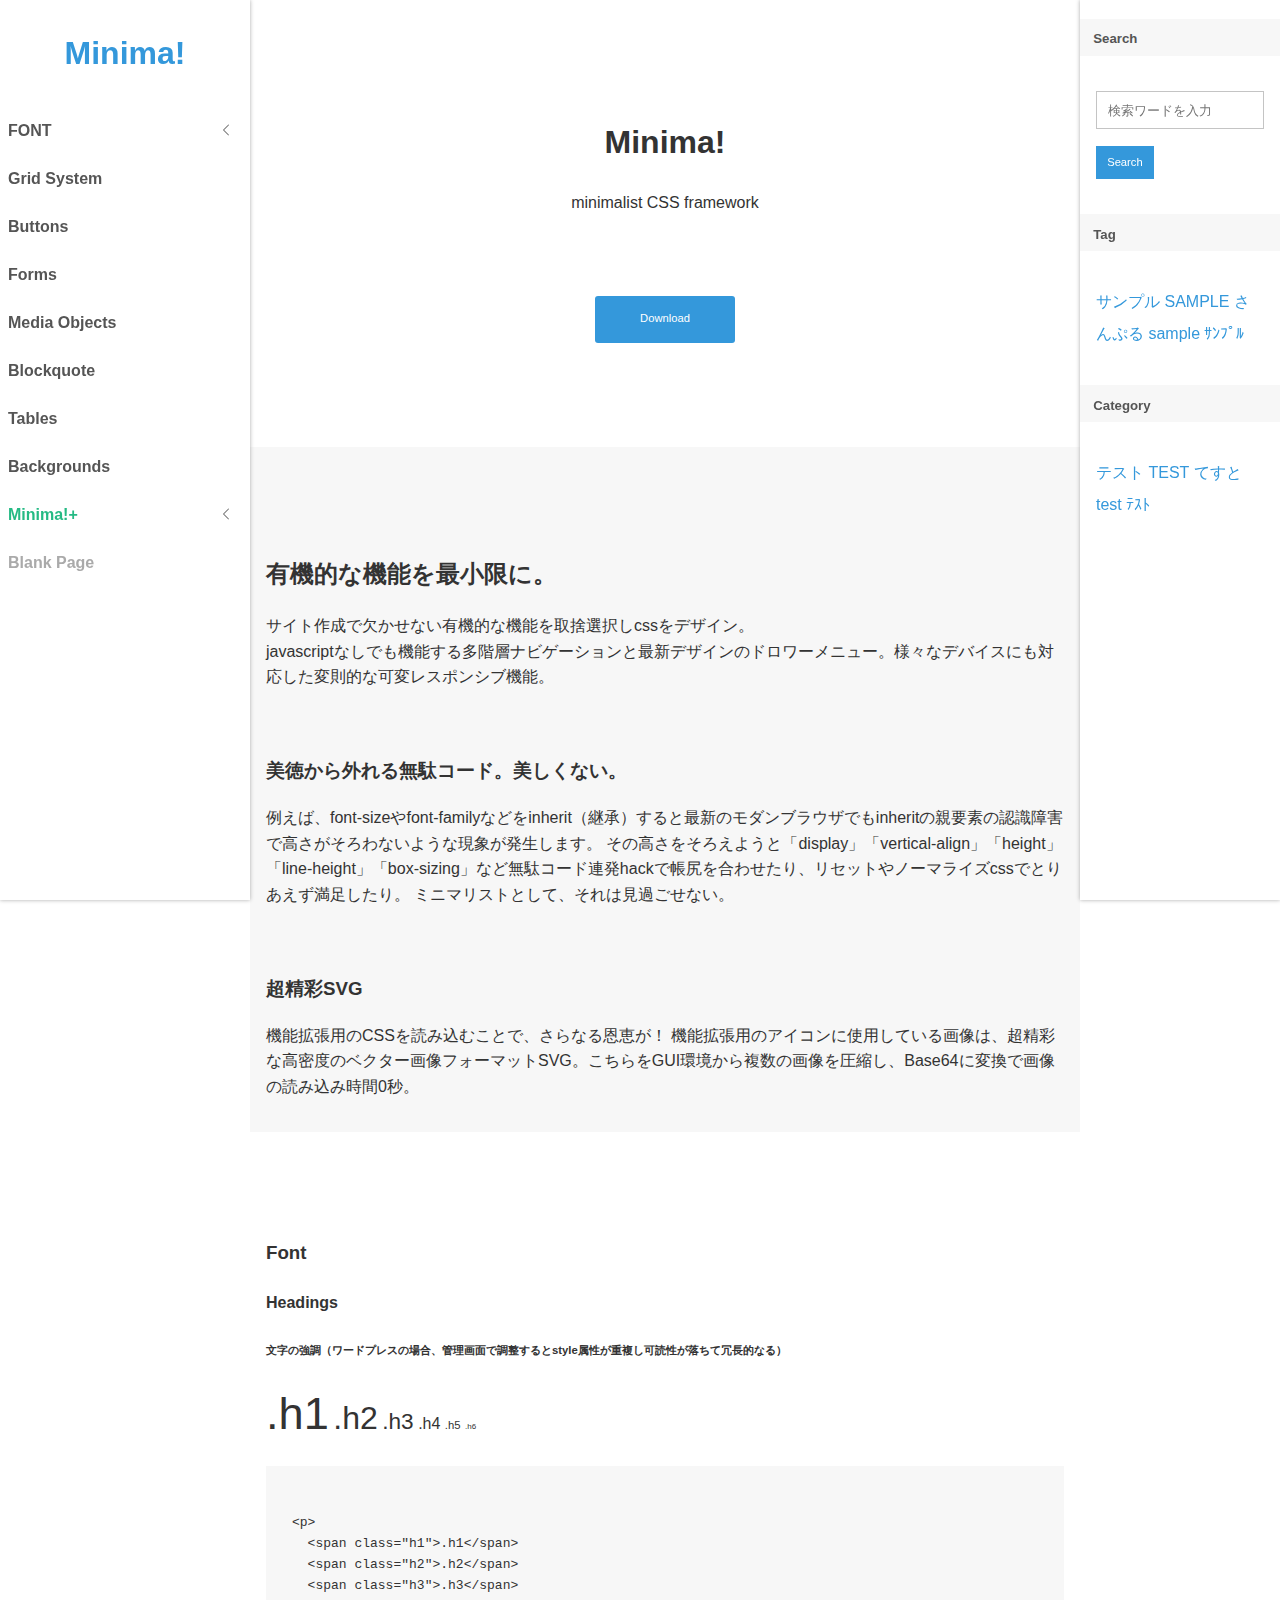
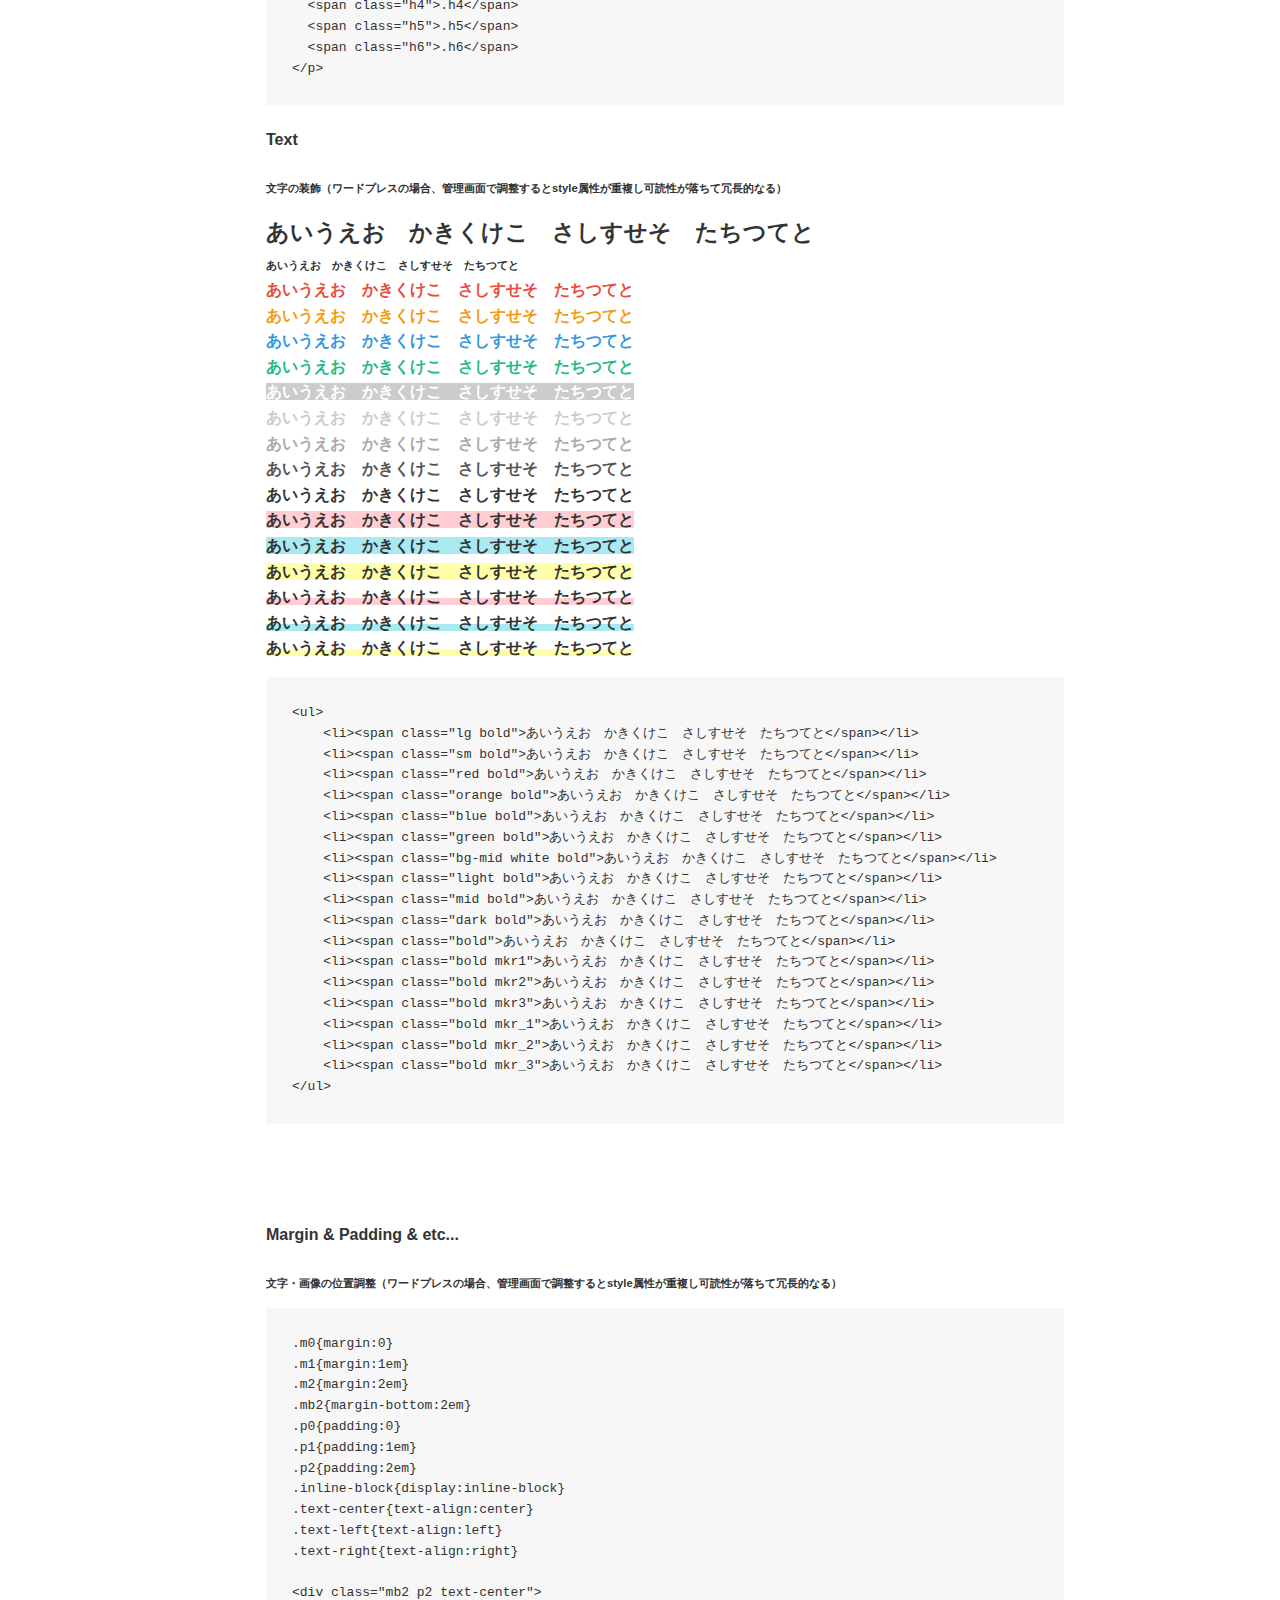
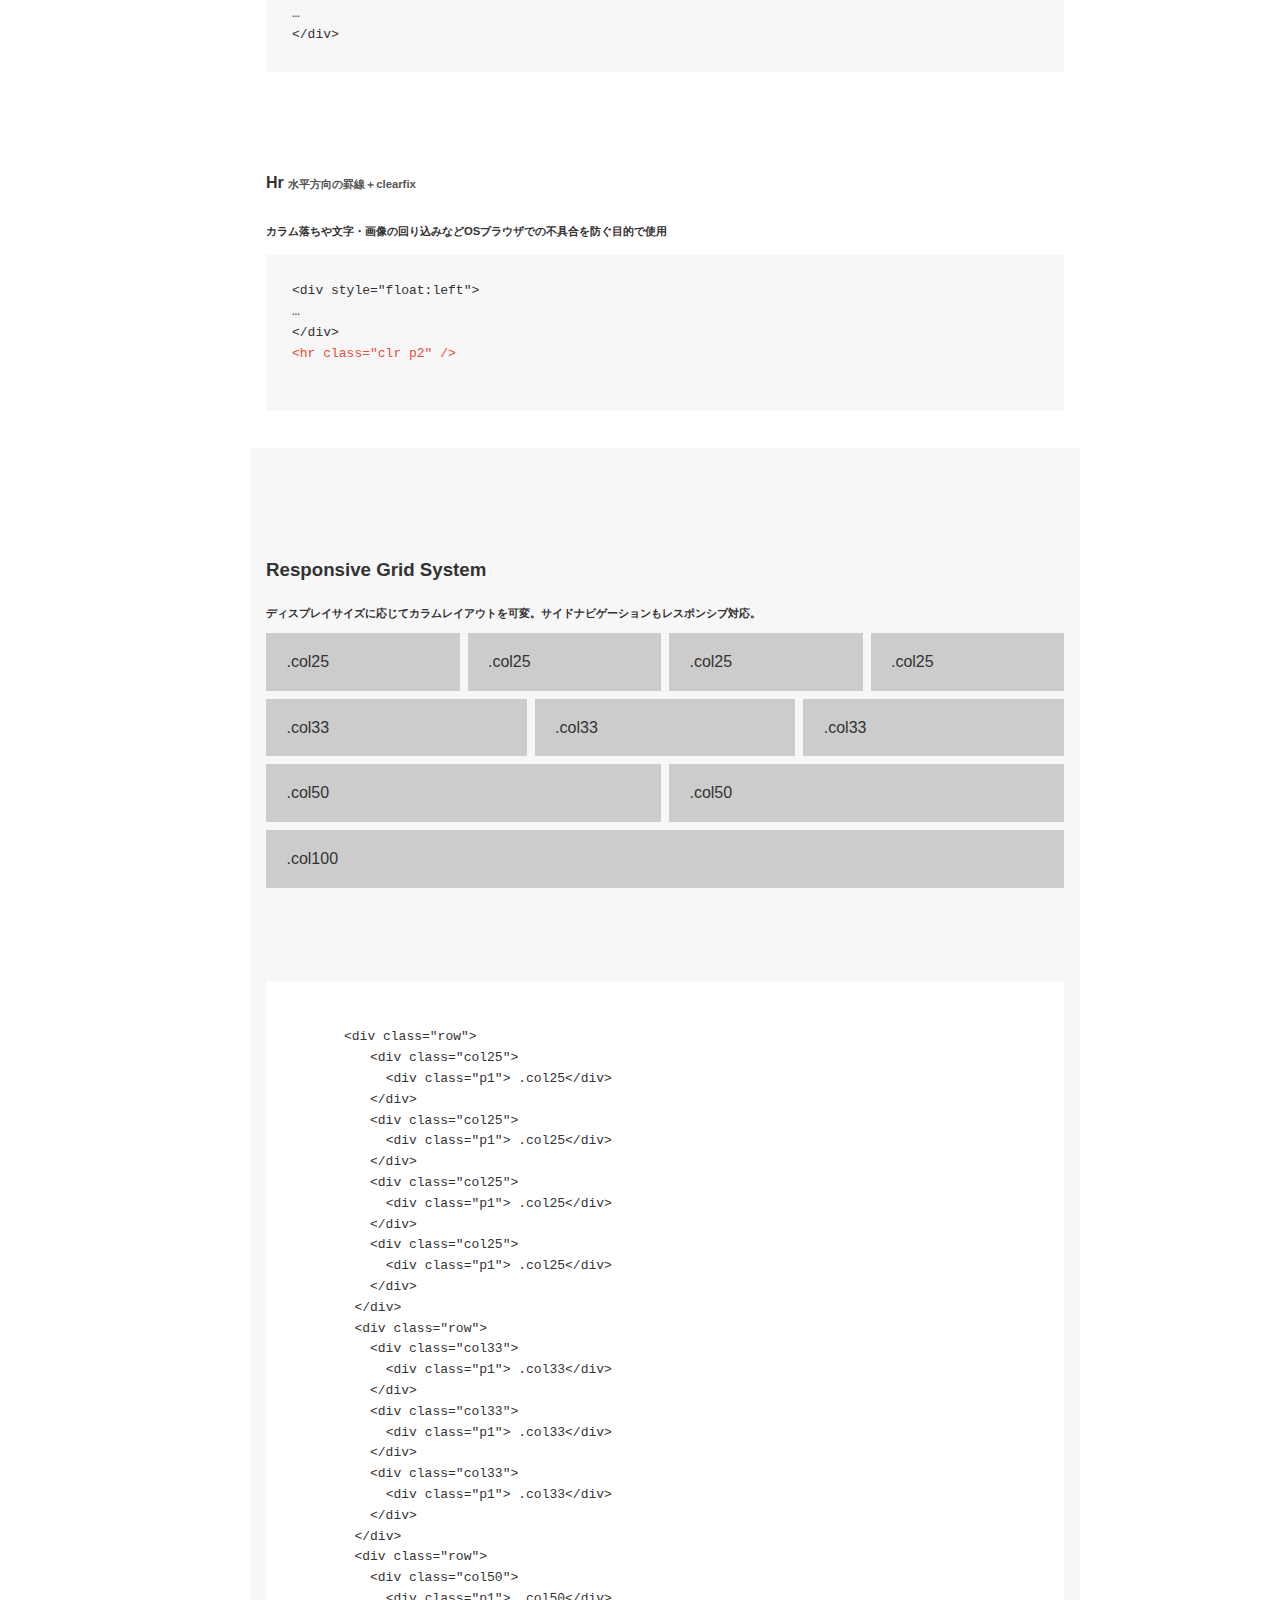
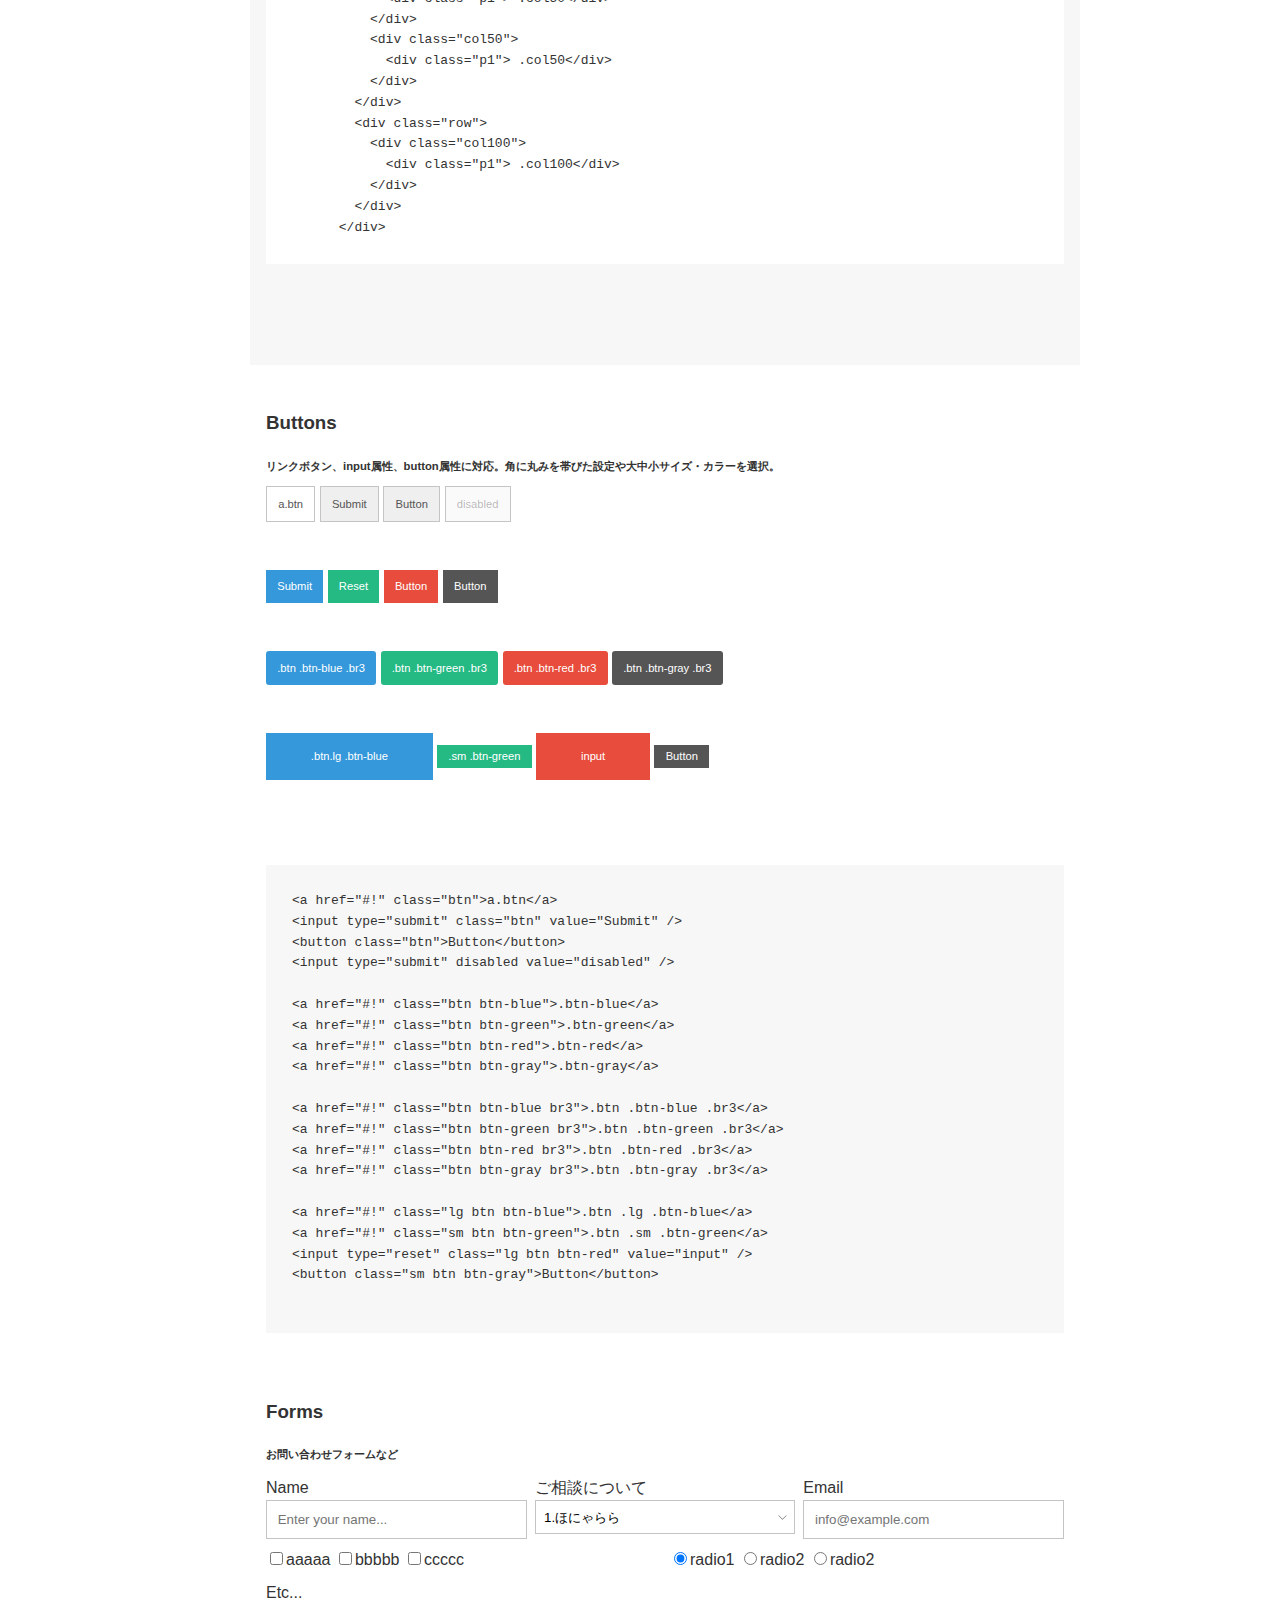
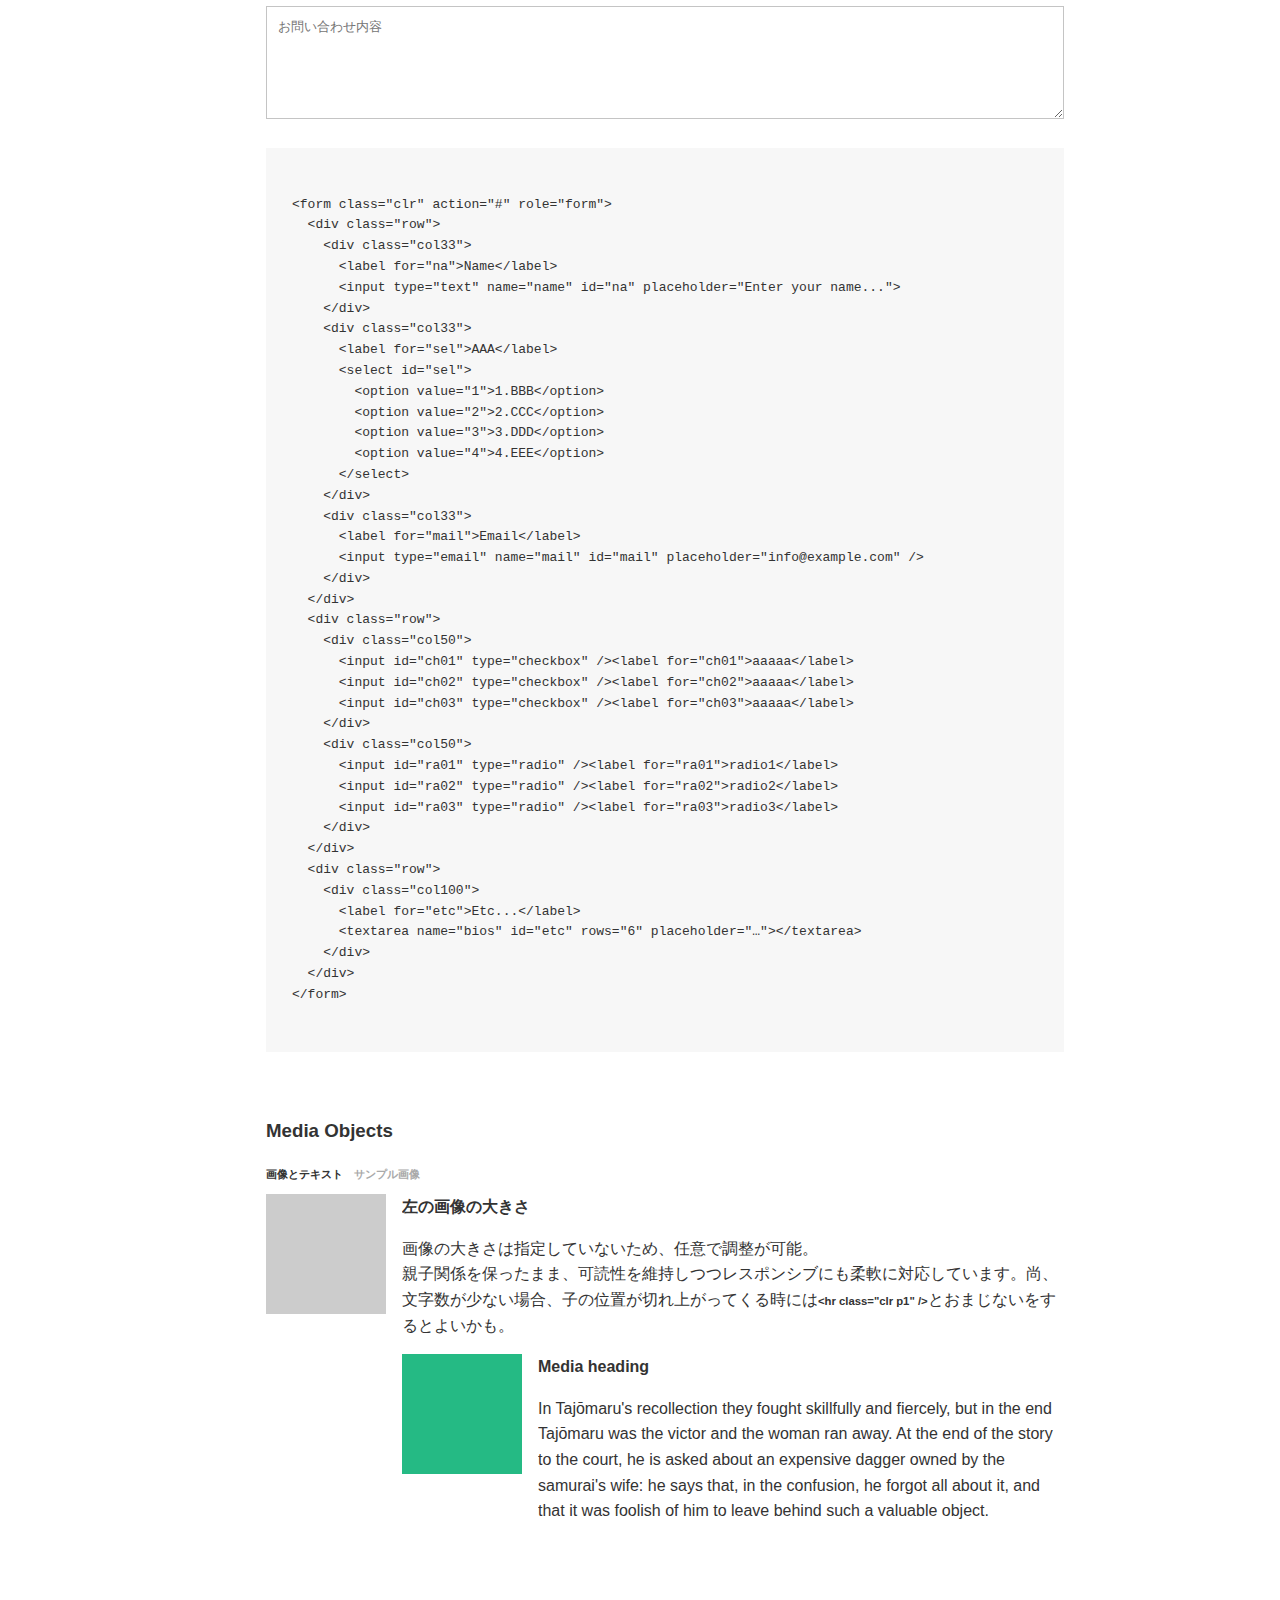
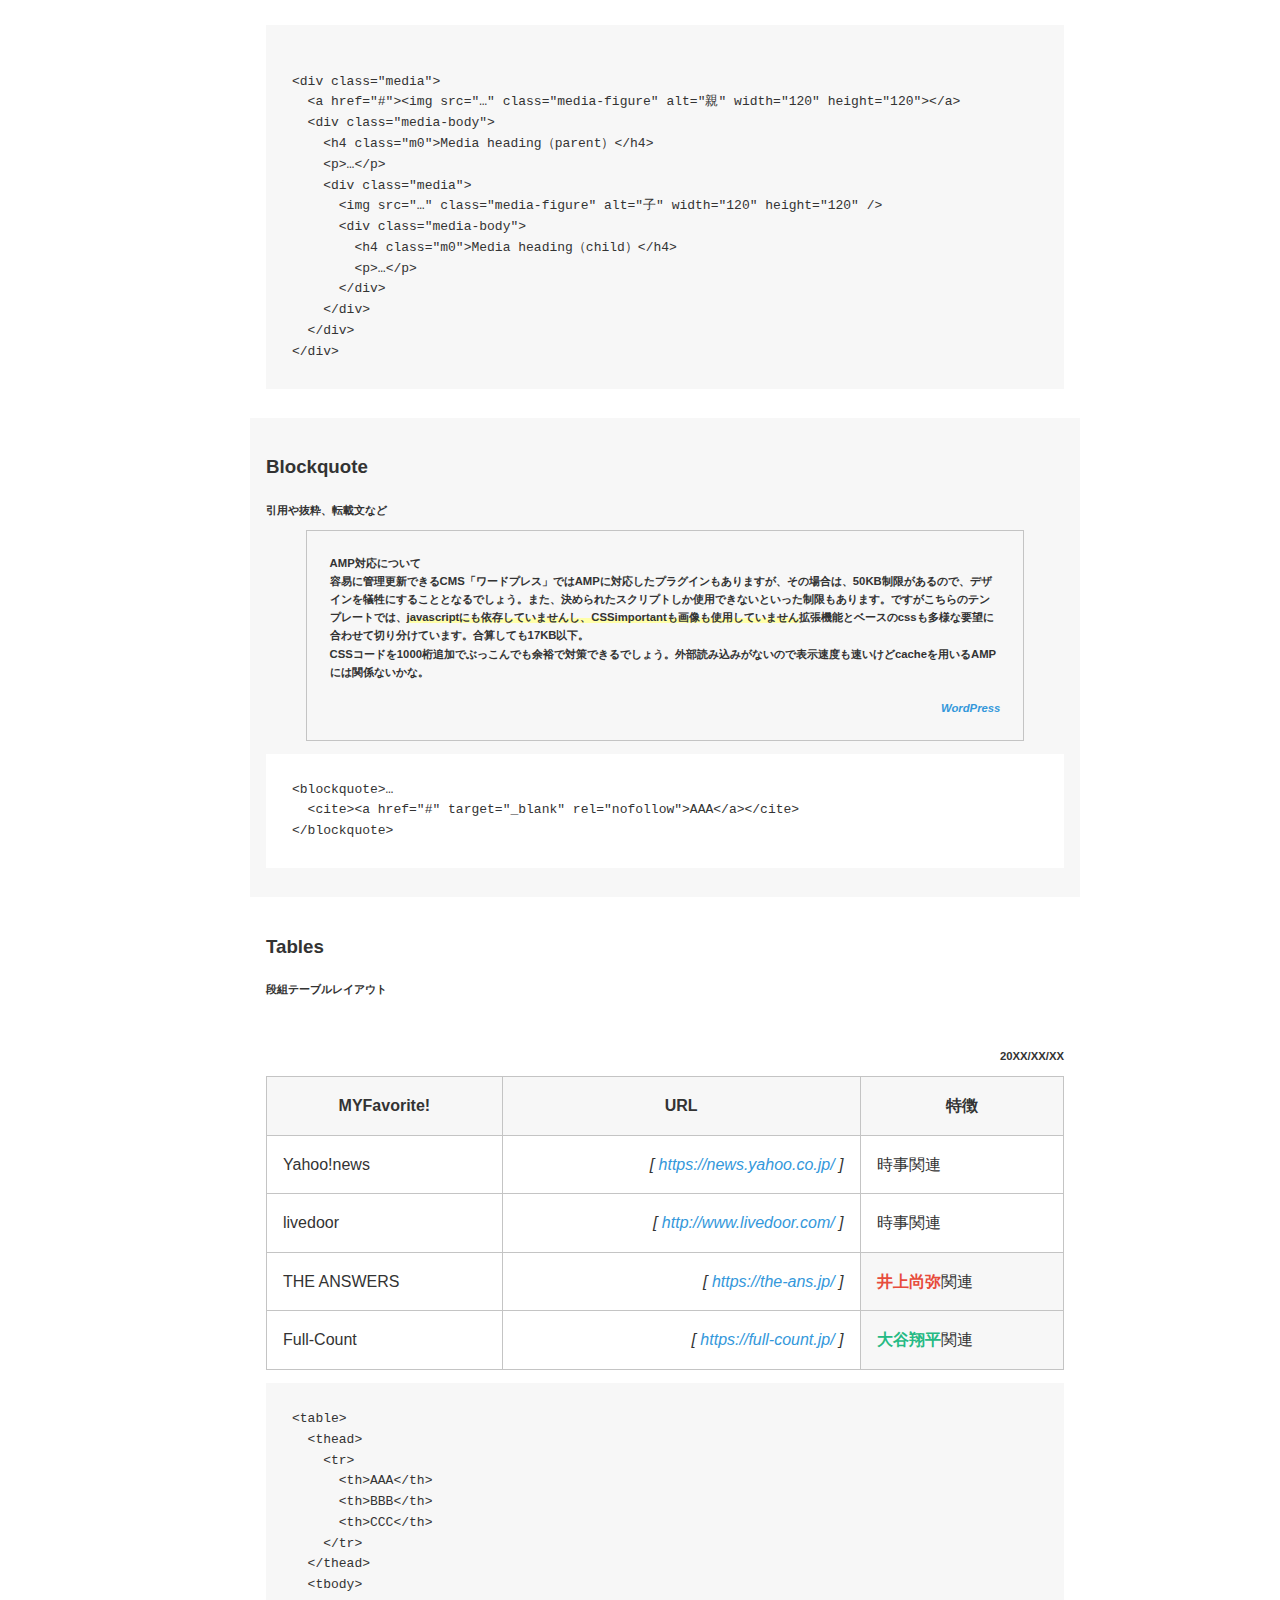
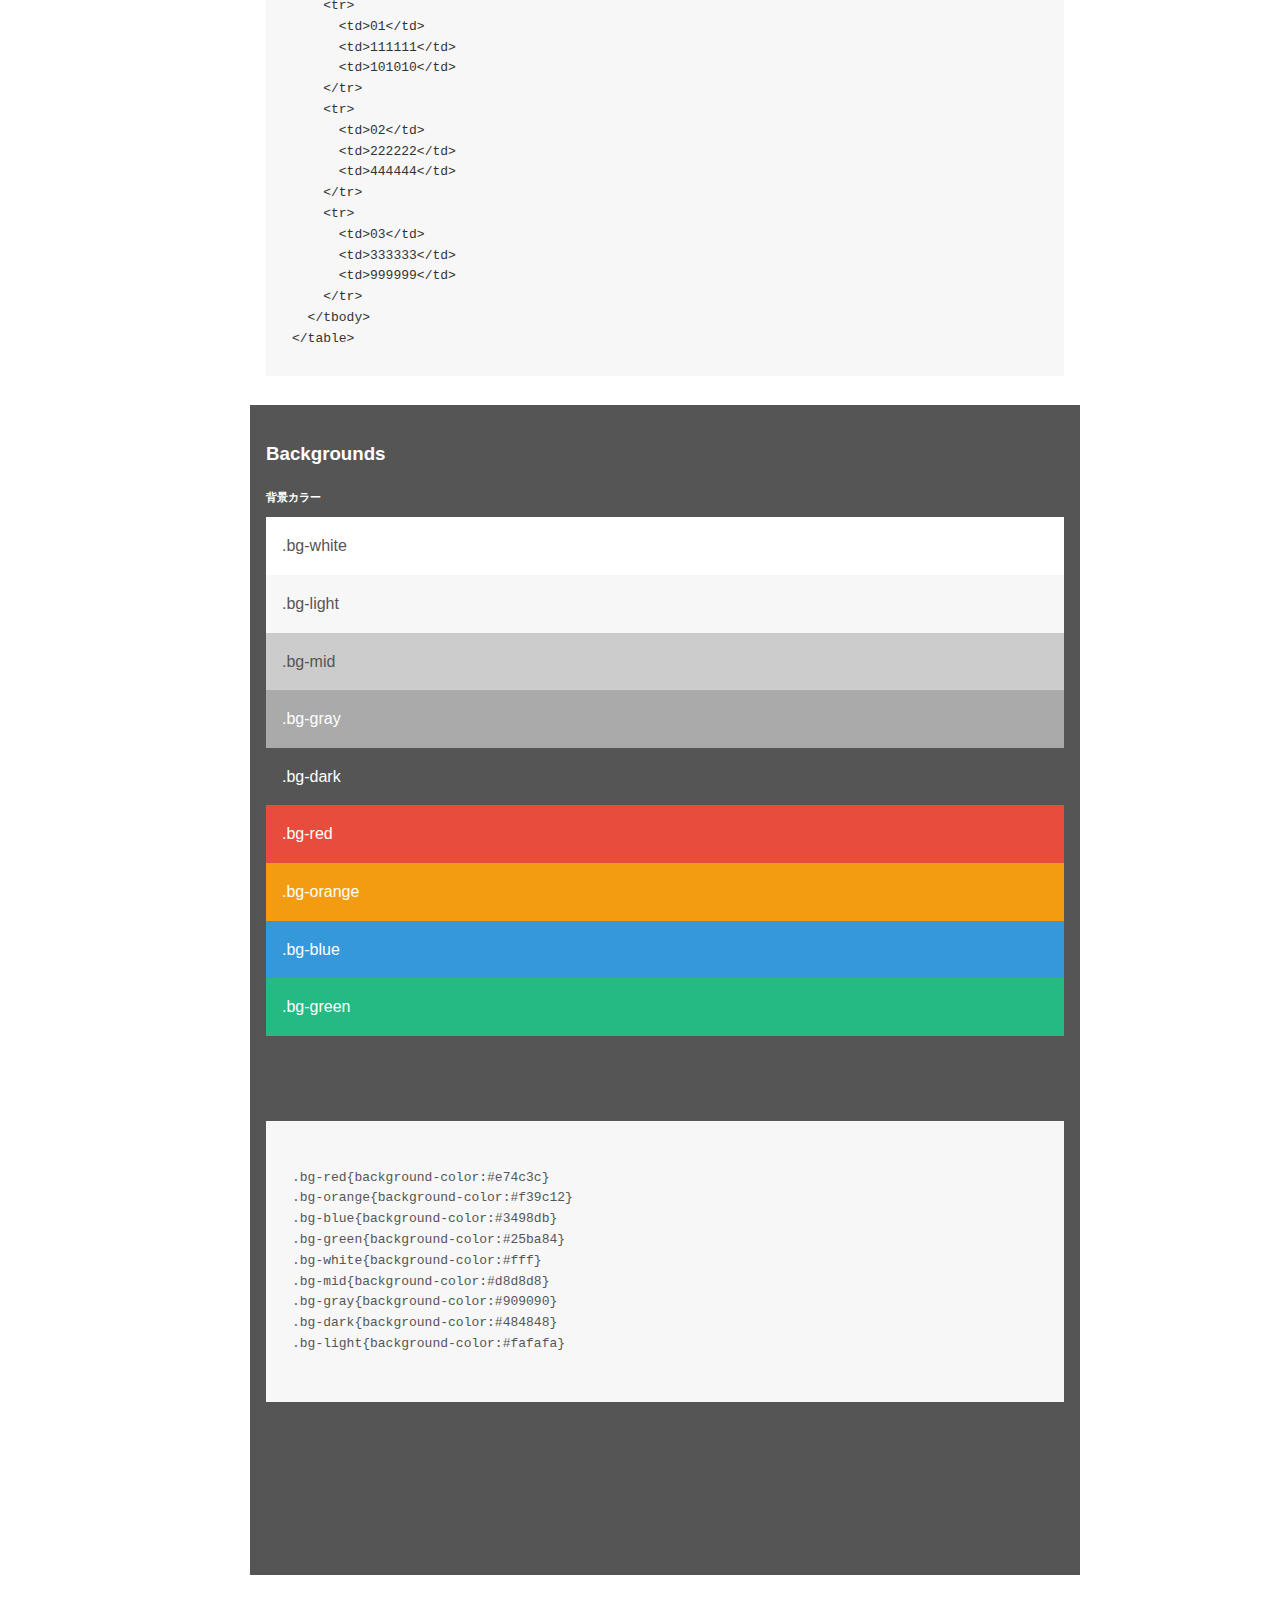
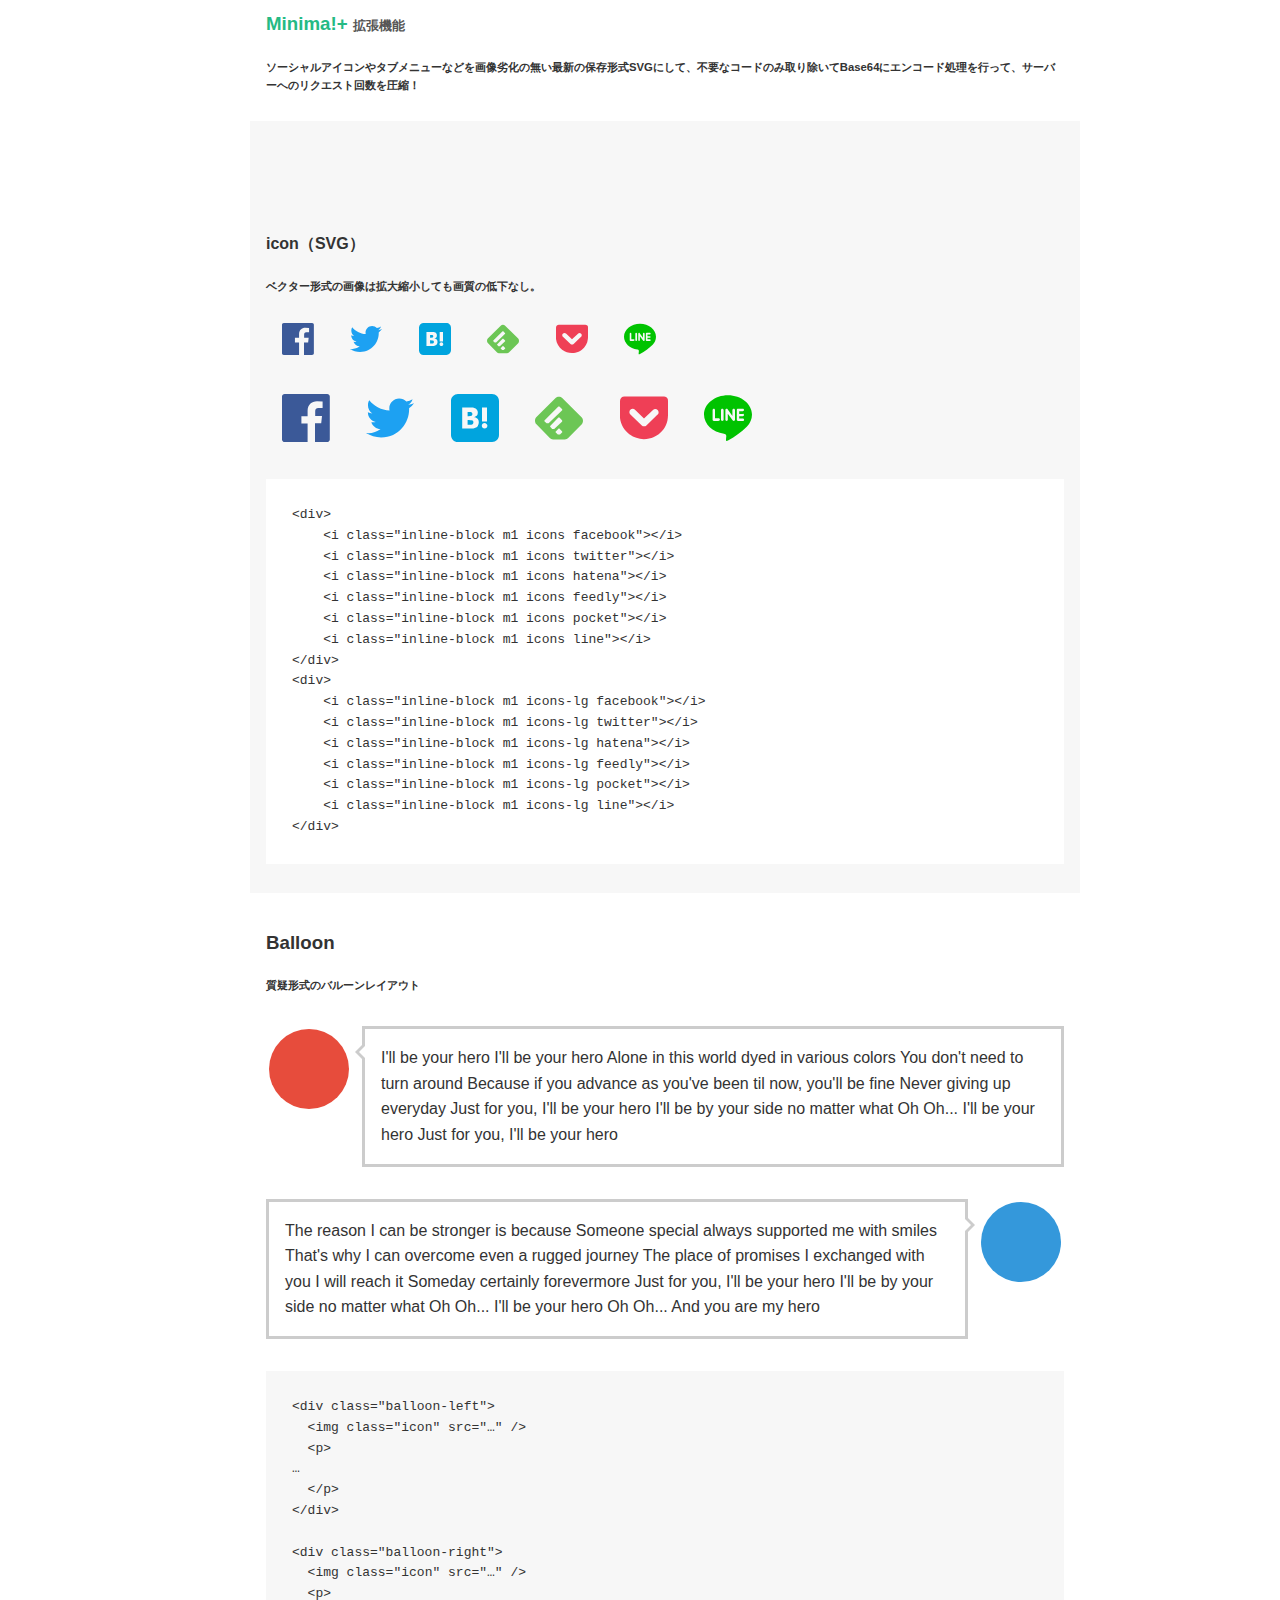
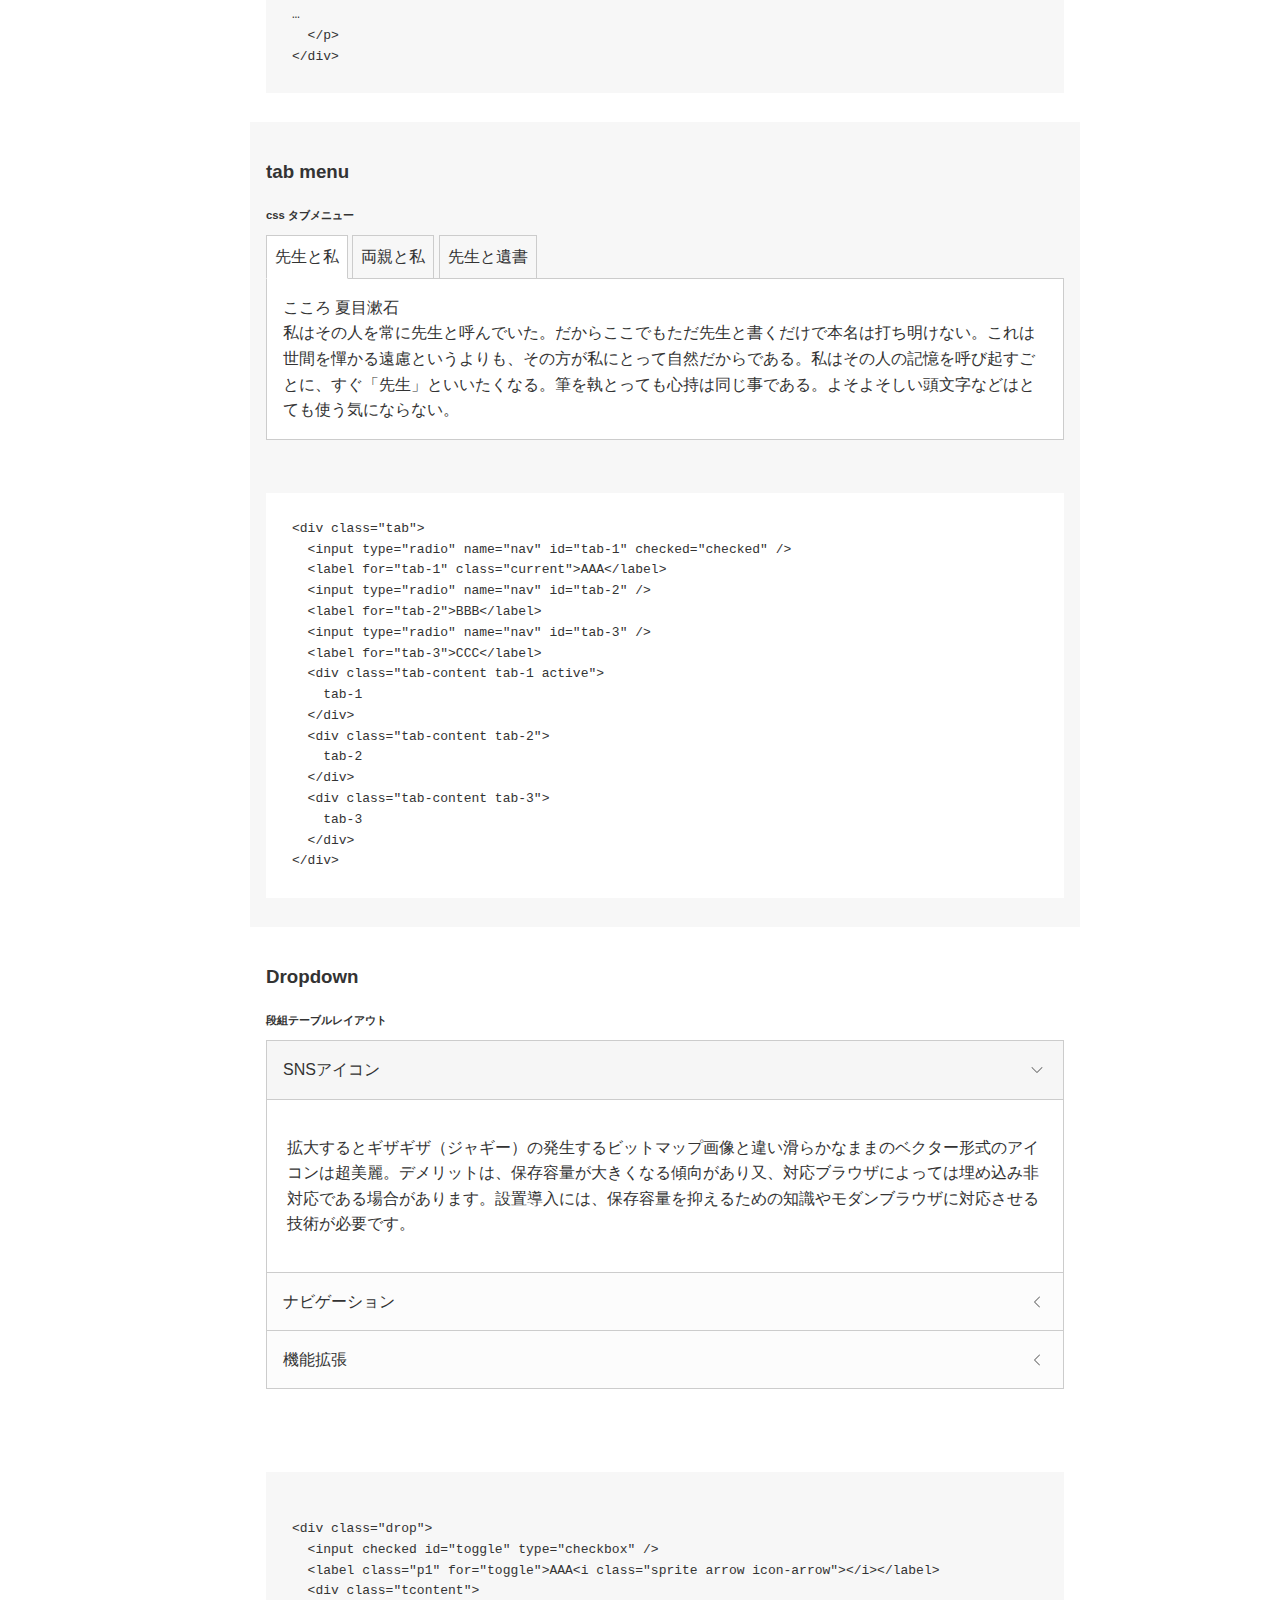
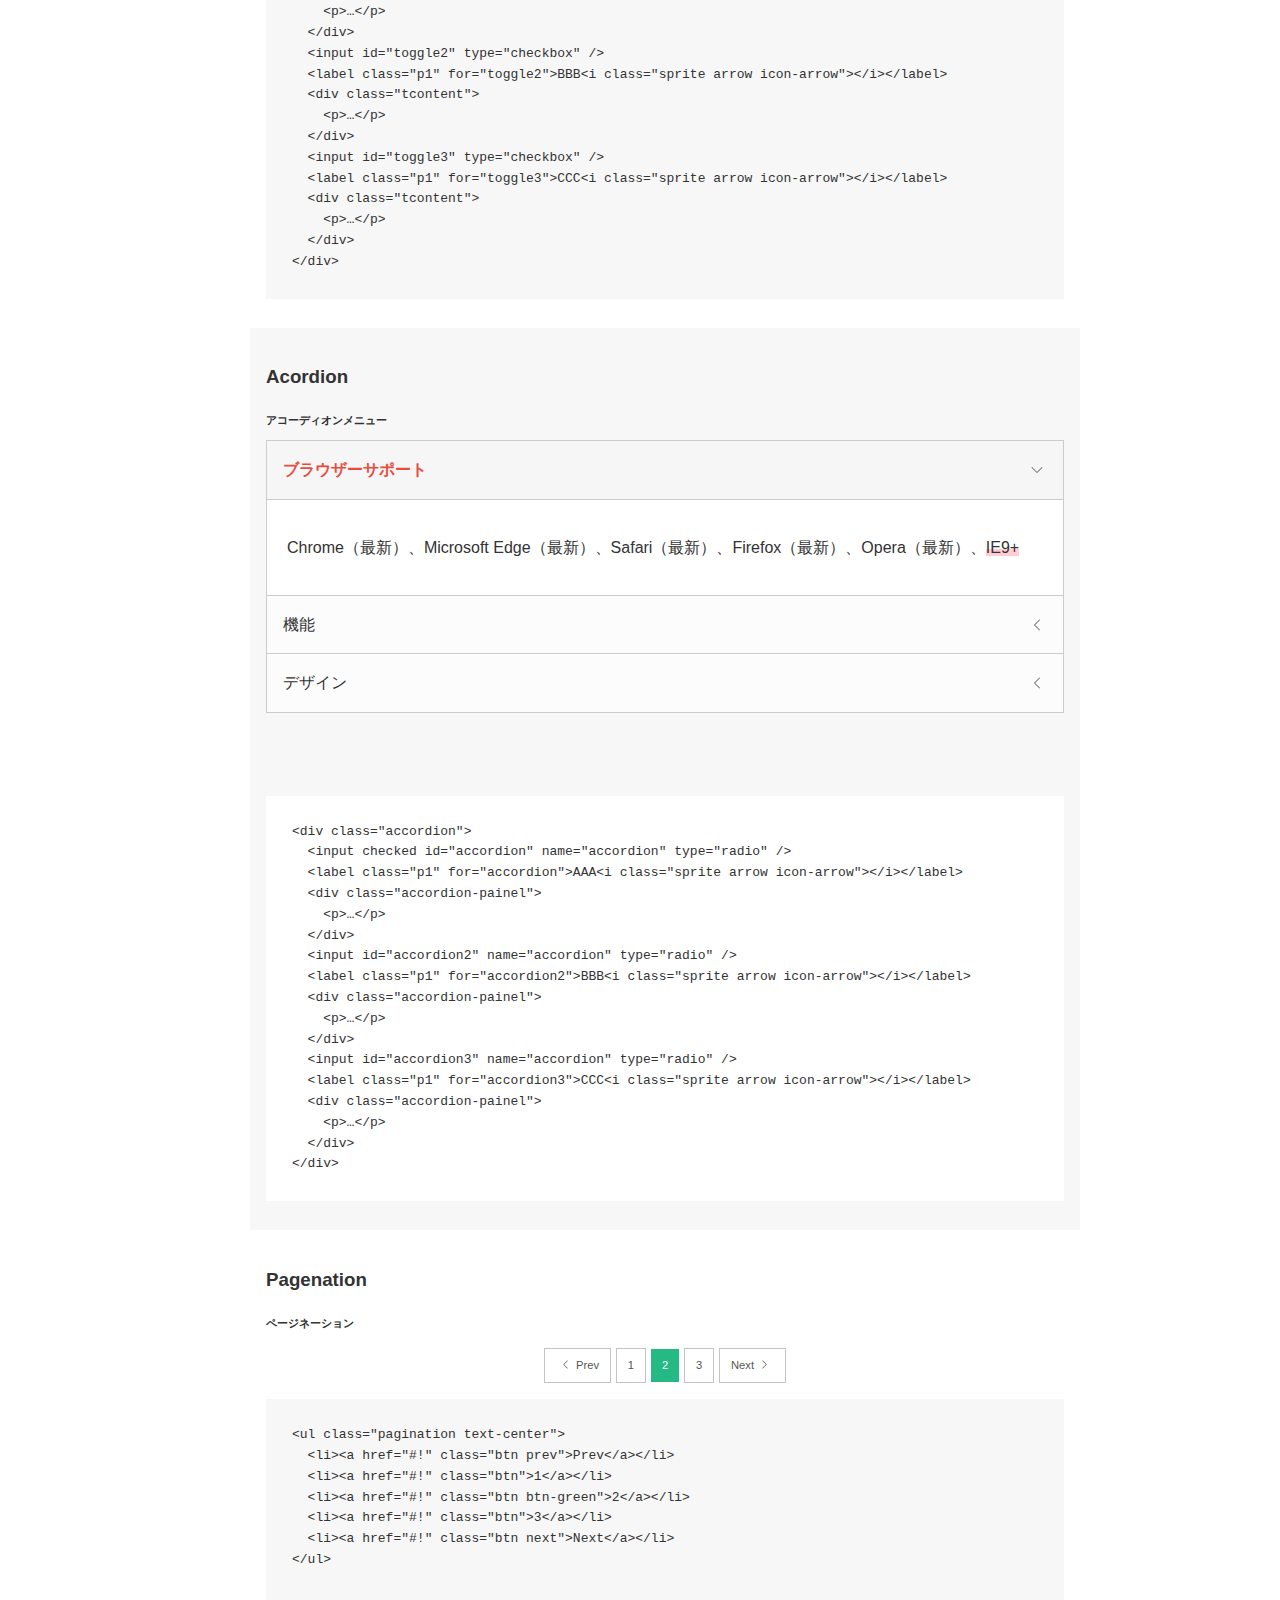
<file: index.html>
<!DOCTYPE html>
<html lang="ja">
<head>
    <meta charset="utf-8" />
    <meta content="IE=Edge" http-equiv="X-UA-Compatible">
    <title>Minima!</title>
    <meta content="width=device-width, initial-scale=1" name="viewport">
    <meta content="yes" name="apple-mobile-web-app-capable">
    <meta content="余計なコードを除外した最新のminimalist CSS framework" name="description">
    <link href="./css/origin.min.css" rel="stylesheet">
    <link href="./css/plus.min.css" rel="stylesheet">
<style type="text/css"><!--
.github{background:url(data:image/svg+xml;charset=utf8,%3Csvg%20xmlns%3D%22http%3A%2F%2Fwww.w3.org%2F2000%2Fsvg%22%20viewBox%3D%220%200%2032%2032%22%3E%3Cpath%20fill%3D%22%23181717%22%20d%3D%22M16%200.4c-0.021-0-0.046-0-0.071-0-8.837%200-16%207.163-16%2016%200%207.050%204.56%2013.036%2010.892%2015.167l0.113%200.033c0.8%200.133%201.067-0.4%201.067-0.8v-2.667c-4.4%200.933-5.333-2.133-5.333-2.133-0.8-1.867-1.867-2.4-1.867-2.4-1.333-0.933%200.133-0.933%200.133-0.933%201.6%200%202.533%201.6%202.533%201.6%201.333%202.4%203.733%201.733%204.667%201.333%200-1.067%200.533-1.733%200.933-2.133-3.6-0.4-7.333-1.733-7.333-8%200-1.6%200.667-3.067%201.733-4.133-0.267-0.533-0.8-2.133%200-4.267%200%200%201.333-0.4%204.533%201.6%201.2-0.337%202.577-0.531%204-0.531s2.8%200.194%204.108%200.556l-0.108-0.025c3.067-2%204.4-1.6%204.4-1.6%200.8%202.133%200.267%203.733%200%204.267%201.073%200.979%201.743%202.383%201.743%203.944%200%200.114-0.004%200.226-0.011%200.338l0.001-0.015c0%206.133-3.733%207.467-7.333%207.867%200.667%200.533%201.2%201.333%201.2%202.933v4.4c0%200.4%200.133%200.933%201.067%200.8%206.444-2.165%2011.004-8.15%2011.004-15.2%200-8.837-7.163-16-16-16-0.025%200-0.050%200-0.075%200h0.004z%22%2F%3E%3C%2Fsvg%3E)}
--></style>
</head>

<body>
    <nav role="navigation">
        <h1 class="bg-white title text-center"><a href="#!">Minima!</a></h1><label class="r-link p1" for="s_menu"><i class="inline-block icon-search search"></i></label> <input id="s_menu" class="m0" type="checkbox" />
        <div class="snavi">
            <h3 class="bg-light"><span class="p1 h5 dark">Search</span></h3>
            <form action="" class="p1" id="search-field" method="post" name="search1" role="search" target="_blank">
                <input name="search" placeholder="検索ワードを入力" type="text" value="">
                <hr class="mb1">
                <input class="btn btn-blue" type="submit" value="Search">
            </form>
            <div class="post_tags">
                <h3 class="bg-light"><span class="p1 h5 dark">Tag</span></h3>
                <div class="p1">
                    <a class="tag" href="#!">サンプル</a> <a class="tag" href="#!">SAMPLE</a> <a class="tag" href="#!">さんぷる</a> <a class="tag" href="#!">sample</a> <a class="tag" href="#!">ｻﾝﾌﾟﾙ</a>
                </div>
            </div>
            <div class="post_cate">
                <h3 class="bg-light"><span class="p1 h5 dark">Category</span></h3>
                <div class="p1">
                    <a class="cate" href="#!">テスト</a> <a class="cate" href="#!">TEST</a> <a class="cate" href="#!">てすと</a> <a class="cate" href="#!">test</a> <a class="cate" href="#!">ﾃｽﾄ</a>
                </div>
            </div>
        </div><label class="m-nav p1" for="l-menu"><span></span></label> <input id="l-menu" class="m0" type="checkbox" />
        <div class="gnavi">
            <h1 class="text-center"><a href="#!">Minima!</a></h1>
            <ul class="p0" id="menu">
                <li class="has-children" id="item-00">
                    <input id="drop-00" type="checkbox"><a class="dark" href="#font">FONT</a><label class="toggle" for="drop-00"><i class="inline-block arrow icon-arrow"></i></label>
                    <ul>
                        <li class="has-children" id="item-01">
                            <input id="drop-01" type="checkbox"><a class="dark" href="#mpe">Margin & Etc..</a><label class="toggle" for="drop-01"><i class="inline-block arrow icon-arrow"></i></label>
                            <ul>
                                <li id="item-0">
                                    <a class="dark" href="#hr">Hr</a>
                                </li>
                            </ul>
                        </li>
                    </ul>
                </li>
                <li id="item-1">
                    <a class="dark" href="#responsive">Grid System</a>
                </li>
                <li id="item-2">
                    <a class="dark" href="#buttons">Buttons</a>
                </li>
                <li id="item-3">
                    <a class="dark" href="#forms">Forms</a>
                </li>
                <li id="item-4">
                    <a class="dark" href="#mo">Media Objects</a>
                </li>
                <li id="item-5">
                    <a class="dark" href="#blockquote">Blockquote</a>
                </li>
                <li id="item-6">
                    <a class="dark" href="#tables">Tables</a>
                </li>
                <li id="item-9000">
                    <a class="dark" href="#backgrounds">Backgrounds</a>
                </li>
                <li class="has-children" id="item-0001">
                    <input id="drop-0001" type="checkbox"><a class="green" href="#layout-css">Minima!+</a><label class="toggle" for="drop-0001"><i class="inline-block arrow icon-arrow"></i></label>
                    <ul>
                                <li id="item-0xx">
                                    <a class="dark" href="#icon">Icon</a>
                                </li>
                                <li id="item-8">
                                    <a class="dark" href="#balloon">Balloon</a>
                                </li>
                                <li id="item-9">
                                    <a class="dark" href="#tab-menu">Tab</a>
                                </li>
                                <li id="item-10">
                                    <a class="dark" href="#dropdown">Dropdown</a>
                                </li>
                                <li id="item-11">
                                    <a class="dark" href="#acordion">Acordion</a>
                                </li>
                                <li id="item-12">
                                    <a class="dark" href="#pagenation">Pagenation</a>
                                </li>
                                <li id="item-13">
                                    <a class="dark" href="#breadcrumb">Breadcrumb</a>
                                </li>
                    </ul>
                </li>
                <li id="item-100">
                    <a class="mid" href="./blank.html" target="_blank">Blank Page</a>
                </li>
            </ul>
        </div>
        <div class="overlay"></div>
    </nav>
    <div class="wrap">
        <div class="m2 text-center">
            <hr class="clr p2" />
            <h1 class="h2">Minima!</h1>minimalist CSS framework
            <hr class="clr p2" />
            <a class="btn lg btn-blue br3" href="minima.zip">Download</a>
        </div>
        <hr class="clr p2" />
        <div class="bg-light">
            <section class="container">
                <hr class="clr p2" />
                <h2>有機的な機能を最小限に。</h2>
                <p>サイト作成で欠かせない有機的な機能を取捨選択しcssをデザイン。<br />
javascriptなしでも機能する多階層ナビゲーションと最新デザインのドロワーメニュー。様々なデバイスにも対応した変則的な可変レスポンシブ機能。</p>
                <hr class="clr p1" />
                <h3>美徳から外れる無駄コード。美しくない。</h3>
                <p>例えば、font-sizeやfont-familyなどをinherit（継承）すると最新のモダンブラウザでもinheritの親要素の認識障害で高さがそろわないような現象が発生します。 その高さをそろえようと「display」「vertical-align」「height」「line-height」「box-sizing」など無駄コード連発hackで帳尻を合わせたり、リセットやノーマライズcssでとりあえず満足したり。 ミニマリストとして、それは見過ごせない。</p>
                <hr class="clr p1" />
                <h3>超精彩SVG</h3>
                <p>機能拡張用のCSSを読み込むことで、さらなる恩恵が！
機能拡張用のアイコンに使用している画像は、超精彩な高密度のベクター画像フォーマットSVG。こちらをGUI環境から複数の画像を圧縮し、Base64に変換で画像の読み込み時間0秒。</p>

            </section>
        </div>
        <section class=" container" id="font">
            <hr class="clr p2" />
            <h3 id="font">Font</h3>
            <h4 class="muted">Headings</h4>

		<span class="bold sm">文字の強調（ワードプレスの場合、管理画面で調整するとstyle属性が重複し可読性が落ちて冗長的なる）</span>
            <p><span class="h1">.h1</span> <span class="h2">.h2</span> <span class="h3">.h3</span> <span class="h4">.h4</span> <span class="h5">.h5</span> <span class="h6">.h6</span></p>
            <pre class="bg-light">
<code>
&lt;p&gt;
  &lt;span class="h1"&gt;.h1&lt;/span&gt;
  &lt;span class="h2"&gt;.h2&lt;/span&gt;
  &lt;span class="h3"&gt;.h3&lt;/span&gt;
  &lt;span class="h4"&gt;.h4&lt;/span&gt;
  &lt;span class="h5"&gt;.h5&lt;/span&gt;
  &lt;span class="h6"&gt;.h6&lt;/span&gt;
&lt;/p&gt;</code>
</pre>
            <h4 class="muted">Text</h4>
		<span class="bold sm">文字の装飾（ワードプレスの場合、管理画面で調整するとstyle属性が重複し可読性が落ちて冗長的なる）</span>
            <ul class="p0">
                <li><span class="lg bold">あいうえお　かきくけこ　さしすせそ　たちつてと</span></li>
                <li><span class="sm bold">あいうえお　かきくけこ　さしすせそ　たちつてと</span></li>
                <li><span class="red bold">あいうえお　かきくけこ　さしすせそ　たちつてと</span></li>
                <li><span class="orange bold">あいうえお　かきくけこ　さしすせそ　たちつてと</span></li>
                <li><span class="blue bold">あいうえお　かきくけこ　さしすせそ　たちつてと</span></li>
                <li><span class="green bold">あいうえお　かきくけこ　さしすせそ　たちつてと</span></li>
                <li><span class="bg-mid white bold">あいうえお　かきくけこ　さしすせそ　たちつてと</span></li>
                <li><span class="light bold">あいうえお　かきくけこ　さしすせそ　たちつてと</span></li>
                <li><span class="mid bold">あいうえお　かきくけこ　さしすせそ　たちつてと</span></li>
                <li><span class="dark bold">あいうえお　かきくけこ　さしすせそ　たちつてと</span></li>
                <li><span class="bold">あいうえお　かきくけこ　さしすせそ　たちつてと</span></li>
                <li><span class="bold mkr1">あいうえお　かきくけこ　さしすせそ　たちつてと</span></li>
                <li><span class="bold mkr2">あいうえお　かきくけこ　さしすせそ　たちつてと</span></li>
                <li><span class="bold mkr3">あいうえお　かきくけこ　さしすせそ　たちつてと</span></li>
                <li><span class="bold mkr_1">あいうえお　かきくけこ　さしすせそ　たちつてと</span></li>
                <li><span class="bold mkr_2">あいうえお　かきくけこ　さしすせそ　たちつてと</span></li>
                <li><span class="bold mkr_3">あいうえお　かきくけこ　さしすせそ　たちつてと</span></li>
            </ul>
            <pre class="bg-light">
<code>&lt;ul&gt;
    &lt;li&gt;&lt;span class="lg bold"&gt;あいうえお　かきくけこ　さしすせそ　たちつてと&lt;/span&gt;&lt;/li&gt;
    &lt;li&gt;&lt;span class="sm bold"&gt;あいうえお　かきくけこ　さしすせそ　たちつてと&lt;/span&gt;&lt;/li&gt;
    &lt;li&gt;&lt;span class="red bold"&gt;あいうえお　かきくけこ　さしすせそ　たちつてと&lt;/span&gt;&lt;/li&gt;
    &lt;li&gt;&lt;span class="orange bold"&gt;あいうえお　かきくけこ　さしすせそ　たちつてと&lt;/span&gt;&lt;/li&gt;
    &lt;li&gt;&lt;span class="blue bold"&gt;あいうえお　かきくけこ　さしすせそ　たちつてと&lt;/span&gt;&lt;/li&gt;
    &lt;li&gt;&lt;span class="green bold"&gt;あいうえお　かきくけこ　さしすせそ　たちつてと&lt;/span&gt;&lt;/li&gt;
    &lt;li&gt;&lt;span class="bg-mid white bold"&gt;あいうえお　かきくけこ　さしすせそ　たちつてと&lt;/span&gt;&lt;/li&gt;
    &lt;li&gt;&lt;span class="light bold"&gt;あいうえお　かきくけこ　さしすせそ　たちつてと&lt;/span&gt;&lt;/li&gt;
    &lt;li&gt;&lt;span class="mid bold"&gt;あいうえお　かきくけこ　さしすせそ　たちつてと&lt;/span&gt;&lt;/li&gt;
    &lt;li&gt;&lt;span class="dark bold"&gt;あいうえお　かきくけこ　さしすせそ　たちつてと&lt;/span&gt;&lt;/li&gt;
    &lt;li&gt;&lt;span class="bold"&gt;あいうえお　かきくけこ　さしすせそ　たちつてと&lt;/span&gt;&lt;/li&gt;
    &lt;li&gt;&lt;span class="bold mkr1"&gt;あいうえお　かきくけこ　さしすせそ　たちつてと&lt;/span&gt;&lt;/li&gt;
    &lt;li&gt;&lt;span class="bold mkr2"&gt;あいうえお　かきくけこ　さしすせそ　たちつてと&lt;/span&gt;&lt;/li&gt;
    &lt;li&gt;&lt;span class="bold mkr3"&gt;あいうえお　かきくけこ　さしすせそ　たちつてと&lt;/span&gt;&lt;/li&gt;
    &lt;li&gt;&lt;span class="bold mkr_1"&gt;あいうえお　かきくけこ　さしすせそ　たちつてと&lt;/span&gt;&lt;/li&gt;
    &lt;li&gt;&lt;span class="bold mkr_2"&gt;あいうえお　かきくけこ　さしすせそ　たちつてと&lt;/span&gt;&lt;/li&gt;
    &lt;li&gt;&lt;span class="bold mkr_3"&gt;あいうえお　かきくけこ　さしすせそ　たちつてと&lt;/span&gt;&lt;/li&gt;
&lt;/ul&gt;</code>
</pre>
            <hr class="p2 clr" />
            <h4 class="muted" id="mpe">Margin & Padding & etc...</h4>
		<span class="bold sm">文字・画像の位置調整（ワードプレスの場合、管理画面で調整するとstyle属性が重複し可読性が落ちて冗長的なる）</span>
            <pre class="bg-light">
<code>.m0{margin:0}
.m1{margin:1em}
.m2{margin:2em}
.mb2{margin-bottom:2em}
.p0{padding:0}
.p1{padding:1em}
.p2{padding:2em}
.inline-block{display:inline-block}
.text-center{text-align:center}
.text-left{text-align:left}
.text-right{text-align:right}

&lt;div&#032;class&#061;&quot;mb2&#032;p2&#032;text-center&quot;&gt;
…
&lt;/div&gt;</code>
</pre>
            <hr class="clr p2" />
            <h4 class="muted" id="hr">Hr <small class="dark">水平方向の罫線＋clearfix</small></h4>
<span class="bold sm">カラム落ちや文字・画像の回り込みなどOSブラウザでの不具合を防ぐ目的で使用</span><br>
            <pre class="bg-light">
&lt;div&#032;style&#061;&quot;float:left&quot;&gt;
…
&lt;/div&gt;
<span class="red">&lt;hr&#032;class&#061;&quot;clr&#032;p2&quot;&#032;/&gt;</span>
</code>
</pre>
        </section>
        <div class="bg-light">
            <hr class="clr p2" />
            <div class="container">
                <h3 id="responsive">Responsive Grid System</h3>
                <p class="bold sm">ディスプレイサイズに応じてカラムレイアウトを可変。サイドナビゲーションもレスポンシブ対応。</p>
                <div class="row">
                    <div class="col25">
                        <div class="bg-mid p1">
                            &nbsp;.col25
                        </div>
                    </div>
                    <div class="col25">
                        <div class="bg-mid p1">
                            &nbsp;.col25
                        </div>
                    </div>
                    <div class="col25">
                        <div class="bg-mid p1">
                            &nbsp;.col25
                        </div>
                    </div>
                    <div class="col25">
                        <div class="bg-mid p1">
                            &nbsp;.col25
                        </div>
                    </div>
                </div>
                <div class="row">
                    <div class="col33">
                        <div class="bg-mid p1">
                            &nbsp;.col33
                        </div>
                    </div>
                    <div class="col33">
                        <div class="bg-mid p1">
                            &nbsp;.col33
                        </div>
                    </div>
                    <div class="col33">
                        <div class="bg-mid p1">
                            &nbsp;.col33
                        </div>
                    </div>
                </div>
                <div class="row">
                    <div class="col50">
                        <div class="bg-mid p1">
                            &nbsp;.col50
                        </div>
                    </div>
                    <div class="col50">
                        <div class="bg-mid p1">
                            &nbsp;.col50
                        </div>
                    </div>
                </div>
                <div class="row">
                    <div class="col100">
                        <div class="bg-mid p1">
                            &nbsp;.col100
                        </div>
                    </div>
                </div>
                <hr class="clr p2" />
                <div class="bg-light">
                    <div class="txt-center">
                        <pre class="bg-white"><code>
　　　　&lt;div class="row"&gt;
          &lt;div class="col25"&gt;
            &lt;div class="p1"&gt;&nbsp;.col25&lt;/div&gt;
          &lt;/div&gt;
          &lt;div class="col25"&gt;
            &lt;div class="p1"&gt;&nbsp;.col25&lt;/div&gt;
          &lt;/div&gt;
          &lt;div class="col25"&gt;
            &lt;div class="p1"&gt;&nbsp;.col25&lt;/div&gt;
          &lt;/div&gt;
          &lt;div class="col25"&gt;
            &lt;div class="p1"&gt;&nbsp;.col25&lt;/div&gt;
          &lt;/div&gt;
        &lt;/div&gt;
        &lt;div class="row"&gt;
          &lt;div class="col33"&gt;
            &lt;div class="p1"&gt;&nbsp;.col33&lt;/div&gt;
          &lt;/div&gt;
          &lt;div class="col33"&gt;
            &lt;div class="p1"&gt;&nbsp;.col33&lt;/div&gt;
          &lt;/div&gt;
          &lt;div class="col33"&gt;
            &lt;div class="p1"&gt;&nbsp;.col33&lt;/div&gt;
          &lt;/div&gt;
        &lt;/div&gt;
        &lt;div class="row"&gt;
          &lt;div class="col50"&gt;
            &lt;div class="p1"&gt;&nbsp;.col50&lt;/div&gt;
          &lt;/div&gt;
          &lt;div class="col50"&gt;
            &lt;div class="p1"&gt;&nbsp;.col50&lt;/div&gt;
          &lt;/div&gt;
        &lt;/div&gt;
        &lt;div class="row"&gt;
          &lt;div class="col100"&gt;
            &lt;div class="p1"&gt;&nbsp;.col100&lt;/div&gt;
          &lt;/div&gt;
        &lt;/div&gt;
      &lt;/div&gt;</code></pre>
                    </div>
                </div>
            </div>
            <hr class="clr p2" />
        </div>
        <section class="container" id="buttons">
            <h3 id="buttons">Buttons</h3>
            <p class="bold sm">リンクボタン、input属性、button属性に対応。角に丸みを帯びた設定や大中小サイズ・カラーを選択。</p><a class="btn" href="#!">a.btn</a> <input class="btn" type="submit" value="Submit"> <button class="btn">Button</button> <input disabled type="submit" value="disabled">
            <hr class="clr p1" />
            <input class="btn btn-blue" type="submit" value="Submit"> <input class="btn btn-green" type="reset" value="Reset"> <input class="btn btn-red" type="button" value="Button"> <button class="btn-gray">Button</button>
            <hr class="clr p1" />
            <a class="btn btn-blue br3" href="#!">.btn .btn-blue .br3</a> <a class="btn-green btn br3" href="#!">.btn .btn-green .br3</a> <a class="btn btn-red br3" href="#!">.btn .btn-red .br3</a> <a class="btn btn-gray br3" href="#!">.btn .btn-gray .br3</a>
            <hr class="clr p1" />
            <a class="btn lg btn-blue" href="#!">.btn.lg .btn-blue</a> <a class="sm btn btn-green" href="#!">.sm .btn-green</a> <input class="lg btn btn-red" type="reset" value="input"> <button class="sm btn btn-gray">Button</button>
            <hr class="clr p2" />
            <pre class="bg-light">
<code>&lt;a href="#!" class="btn"&gt;a.btn&lt;/a&gt;
&lt;input type="submit" class="btn" value="Submit" /&gt;
&lt;button class="btn"&gt;Button&lt;/button&gt;
&lt;input type="submit" disabled value="disabled" /&gt;

&lt;a href="#!" class="btn btn-blue"&gt;.btn-blue&lt;/a&gt;
&lt;a href="#!" class="btn btn-green"&gt;.btn-green&lt;/a&gt;
&lt;a href="#!" class="btn btn-red"&gt;.btn-red&lt;/a&gt;
&lt;a href="#!" class="btn btn-gray"&gt;.btn-gray&lt;/a&gt;

&lt;a href="#!" class="btn btn-blue br3"&gt;.btn .btn-blue .br3&lt;/a&gt;
&lt;a href="#!" class="btn btn-green br3"&gt;.btn .btn-green .br3&lt;/a&gt;
&lt;a href="#!" class="btn btn-red br3"&gt;.btn .btn-red .br3&lt;/a&gt;
&lt;a href="#!" class="btn btn-gray br3"&gt;.btn .btn-gray .br3&lt;/a&gt;

&lt;a href="#!" class="lg btn btn-blue"&gt;.btn .lg .btn-blue&lt;/a&gt;
&lt;a href="#!" class="sm btn btn-green"&gt;.btn .sm .btn-green&lt;/a&gt;
&lt;input type="reset" class="lg btn btn-red" value="input" /&gt;
&lt;button class="sm btn btn-gray"&gt;Button&lt;/button&gt;
</code>
</pre>
        </section>
        <div class="bg-white">
            <section class="container" id="forms">
                <h3>Forms</h3>
                <p class="bold sm">お問い合わせフォームなど</p>
                <form class="clr" action="#" role="form">
                    <div class="row">
                        <div class="col33">
                            <label for="na">Name</label> <input id="na" name="name" placeholder="Enter your name..." type="text">
                        </div>
                        <div class="col33">
                            <label for="sel">ご相談について</label> <select id="sel">
                <option value="1">
                  1.ほにゃらら
                </option>
                <option value="2">
                  2.なんちゃら
                </option>
                <option value="3">
                  3.ちょめちょめ
                </option>
                <option value="4">
                  4.その他
                </option>
              </select>
                        </div>
                        <div class="col33">
                            <label for="mail">Email</label> <input id="mail" name="mail" placeholder="info@example.com" type="email">
                        </div>
                    </div>
                    <div class="row">
                        <div class="col50">
				<input type="checkbox" id="ch01" /><label for="ch01">aaaaa</label>
				<input type="checkbox" id="ch02" /><label for="ch02">bbbbb</label>
				<input type="checkbox" id="ch03" /><label for="ch03">ccccc</label>
                        </div>
                        <div class="col50">
				<input type="radio" id="ra01" name="rad" checked="checked" /><label for="ra01">radio1</label>
				<input type="radio" name="rad" id="ra02" /><label for="ra02">radio2</label>
				<input type="radio" name="rad" id="ra03" /><label for="ra03">radio2</label>
                        </div>
                    </div>                    <div class="row">
                        <div class="col100">
                            <label for="etc">Etc...</label>
                            <textarea id="etc" name="bios" placeholder="お問い合わせ内容" rows="6"></textarea>
                        </div>
                    </div>
                </form>
                <pre class="bg-light"><code>
&lt;form class="clr" action="#" role="form"&gt;
  &lt;div class="row"&gt;
    &lt;div class="col33"&gt;
      &lt;label for="na"&gt;Name&lt;/label&gt;
      &lt;input type="text" name="name" id="na" placeholder="Enter your name..."&gt;
    &lt;/div&gt;
    &lt;div class="col33"&gt;
      &lt;label for="sel"&gt;AAA&lt;/label&gt;
      &lt;select id="sel"&gt;
        &lt;option value="1"&gt;1.BBB&lt;/option&gt;
        &lt;option value="2"&gt;2.CCC&lt;/option&gt;
        &lt;option value="3"&gt;3.DDD&lt;/option&gt;
        &lt;option value="4"&gt;4.EEE&lt;/option&gt;
      &lt;/select&gt;
    &lt;/div&gt;
    &lt;div class="col33"&gt;
      &lt;label for="mail"&gt;Email&lt;/label&gt;
      &lt;input type="email" name="mail" id="mail" placeholder="info@example.com" /&gt;
    &lt;/div&gt;
  &lt;/div&gt;
  &lt;div class="row"&gt;
    &lt;div class="col50"&gt;
      &lt;input id="ch01" type="checkbox" /&gt;&lt;label for="ch01"&gt;aaaaa&lt;/label&gt;
      &lt;input id="ch02" type="checkbox" /&gt;&lt;label for="ch02"&gt;aaaaa&lt;/label&gt;
      &lt;input id="ch03" type="checkbox" /&gt;&lt;label for="ch03"&gt;aaaaa&lt;/label&gt;
    &lt;/div&gt;
    &lt;div class="col50"&gt;
      &lt;input id="ra01" type="radio" /&gt;&lt;label for="ra01"&gt;radio1&lt;/label&gt;
      &lt;input id="ra02" type="radio" /&gt;&lt;label for="ra02"&gt;radio2&lt;/label&gt;
      &lt;input id="ra03" type="radio" /&gt;&lt;label for="ra03"&gt;radio3&lt;/label&gt;
    &lt;/div&gt;
  &lt;/div&gt;
  &lt;div class="row"&gt;
    &lt;div class="col100"&gt;
      &lt;label for="etc"&gt;Etc...&lt;/label&gt;
      &lt;textarea name="bios" id="etc" rows="6" placeholder="…"&gt;&lt;/textarea&gt;
    &lt;/div&gt;
  &lt;/div&gt;
&lt;/form&gt;
</code>
</pre>
            </section>
        </div>
        <section class="container" id="mo">
            <h3>Media Objects</h3>
            <p class="bold sm">画像とテキスト　<span class="mid">サンプル画像</span></p>
            <div class="media">
                <a href="#"><!-- <img class="media-figure" height="120" src="https://via.placeholder.com/120x120.png?text=minima" width="120" /> --><div class="media-figure bg-mid" style="width:120px;height:120px;"></div></a>
                <div class="media-body">
                    <h4 class="m0">左の画像の大きさ</h4>
                    <p>画像の大きさは指定していないため、任意で調整が可能。<br />親子関係を保ったまま、可読性を維持しつつレスポンシブにも柔軟に対応しています。尚、文字数が少ない場合、子の位置が切れ上がってくる時には<span class="sm bold">&lt;hr class="clr p1" /&gt;</span>とおまじないをするとよいかも。</p><!-- <hr class="clr p1"/> -->
                    <div class="media">
                <a href="#"><!-- <img class="media-figure" height="120" src="https://via.placeholder.com/120x120.png?text=minima" width="120" /> --><div class="media-figure bg-green" style="width:120px;height:120px;"></div></a>
                        <div class="media-body">
                            <h4 class="m0">Media heading</h4>
                            <p> In Tajōmaru's recollection they fought skillfully and fiercely, but in the end Tajōmaru was the victor and the woman ran away. At the end of the story to the court, he is asked about an expensive dagger owned by the samurai's wife: he says that, in the confusion, he forgot all about it, and that it was foolish of him to leave behind such a valuable object.</p>
                        </div>
                    </div>
                </div>
            </div>
            <hr class="clr p2" />
            <pre class="bg-light"><code>
&lt;div class="media"&gt;
  &lt;a href="#"&gt;&lt;img src="…" class="media-figure" alt="親" width="120" height="120"&gt;&lt;/a&gt;
  &lt;div class="media-body"&gt;
    &lt;h4 class="m0"&gt;Media heading（parent）&lt;/h4&gt;
    &lt;p&gt;…&lt;/p&gt;
    &lt;div class="media"&gt;
      &lt;img src="…" class="media-figure" alt="子" width="120" height="120" /&gt;
      &lt;div class="media-body"&gt;
        &lt;h4 class="m0"&gt;Media heading（child）&lt;/h4&gt;
        &lt;p&gt;…&lt;/p&gt;
      &lt;/div&gt;
    &lt;/div&gt;
  &lt;/div&gt;
&lt;/div&gt;</code>
</pre>
        </section>
        <div class="bg-light">
            <section class="container" id="blockquote">
                <h3>Blockquote</h3>
                <p class="sm bold">引用や抜粋、転載文など</p>
                <blockquote class="h5 mb2 bold"><span class="bold">AMP対応について<br />容易に管理更新できるCMS「ワードプレス」ではAMPに対応したプラグインもありますが、その場合は、50KB制限があるので、デザインを犠牲にすることとなるでしょう。また、決められたスクリプトしか使用できないといった制限もあります。ですがこちらのテンプレートでは、<span class="bold mkr_3">javascriptにも依存していませんし、CSSimportantも画像も使用していません</span>拡張機能とベースのcssも多様な要望に合わせて切り分けています。合算しても17KB以下。<br />CSSコードを1000桁追加でぶっこんでも余裕で対策できるでしょう。外部読み込みがないので表示速度も速いけどcacheを用いるAMPには関係ないかな。
                    <cite><a href="https://wordpress.com/ja/" rel="nofollow" target="_blank">WordPress</a></cite></blockquote>
                <pre class="bg-white"><code>&lt;blockquote&gt;…
  &lt;cite&gt;&lt;a href="#" target="_blank" rel="nofollow"&gt;AAA&lt;/a&gt;&lt;/cite&gt;
&lt;/blockquote&gt;</code>
</pre>
            </section>
        </div>
        <div>
            <section class="container" id="tables">
                <h3>Tables</h3>
                <p class="sm bold">段組テーブルレイアウト</p> 
　　　　　　　　<p class="sm bold text-right">20XX/XX/XX</p>
                <table>
                    <thead>
                        <tr>
                            <th>MYFavorite!</th>
                            <th>URL</th>
                            <th>特徴</th>
                        </tr>
                    </thead>
                    <tbody>
                        <tr>
                            <td>Yahoo!news  </td>
                            <td><cite>[ <a href="https://news.yahoo.co.jp/" rel="nofollow" target="_blank">https://news.yahoo.co.jp/</a> ]</cite></td>
                            <td>時事関連</td>
                        </tr>
                        <tr>
                            <td>livedoor</td>
                            <td><cite>[ <a href="http://www.livedoor.com/" rel="nofollow" target="_blank">http://www.livedoor.com/</a> ]</cite></td>
                            <td>時事関連</td>
                        </tr>
                        <tr>
                            <td>THE ANSWERS</td>
                            <td><cite>[ <a href="https://the-ans.jp/tag/%E4%BA%95%E4%B8%8A%E5%B0%9A%E5%BC%A5/" rel="nofollow" target="_blank">https://the-ans.jp/</a> ]</cite></td>
                            <td class="bg-light"><span class="bold red">井上尚弥</span>関連</td>
                        </tr>
                        <tr>
                            <td>Full-Count</td>
                            <td><cite>[ <a href="https://full-count.jp/" rel="nofollow" target="_blank">https://full-count.jp/</a> ]</cite></td>
                            <td class="bg-light"><span class="bold green">大谷翔平</span>関連</td>
                        </tr>
                    </tbody>
                </table>
                <pre class="bg-light"><code>&lt;table&gt;
  &lt;thead&gt;
    &lt;tr&gt;
      &lt;th&gt;AAA&lt;/th&gt;
      &lt;th&gt;BBB&lt;/th&gt;
      &lt;th&gt;CCC&lt;/th&gt;
    &lt;/tr&gt;
  &lt;/thead&gt;
  &lt;tbody&gt;
    &lt;tr&gt;
      &lt;td&gt;01&lt;/td&gt;
      &lt;td&gt;111111&lt;/td&gt;
      &lt;td&gt;101010&lt;/td&gt;
    &lt;/tr&gt;
    &lt;tr&gt;
      &lt;td&gt;02&lt;/td&gt;
      &lt;td&gt;222222&lt;/td&gt;
      &lt;td&gt;444444&lt;/td&gt;
    &lt;/tr&gt;
    &lt;tr&gt;
      &lt;td&gt;03&lt;/td&gt;
      &lt;td&gt;333333&lt;/td&gt;
      &lt;td&gt;999999&lt;/td&gt;
    &lt;/tr&gt;
  &lt;/tbody&gt;
&lt;/table&gt;</code>
</pre>
            </section>
        </div>
        <div class="bg-dark">
            <section class="container white" id="colors">
                <h3 class="muted" id="backgrounds">Backgrounds</h3>
                <p class="sm bold">背景カラー</p>
                <div class="dark bg-white p1">
                    .bg-white
                </div>
                <div class="dark bg-light p1">
                    .bg-light
                </div>
                <div class="dark bg-mid p1">
                    .bg-mid
                </div>
                <div class="bg-gray p1 white">
                    .bg-gray
                </div>
                <div class="bg-dark p1 white">
                    .bg-dark
                </div>
                <div class="bg-red p1">
                    .bg-red
                </div>
                <div class="bg-orange p1">
                    .bg-orange
                </div>
                <div class="bg-blue p1">
                    .bg-blue
                </div>
                <div class="bg-green p1">
                    .bg-green
                </div>
                <hr class="clr p2" />
                <pre class="bg-light dark">
<code>
.bg-red{background-color:#e74c3c}
.bg-orange{background-color:#f39c12}
.bg-blue{background-color:#3498db}
.bg-green{background-color:#25ba84}
.bg-white{background-color:#fff}
.bg-mid{background-color:#d8d8d8}
.bg-gray{background-color:#909090}
.bg-dark{background-color:#484848}
.bg-light{background-color:#fafafa}
</code>
</pre>
                <hr class="clr p2" />
                <hr class="clr p2" />
            </section>
        </div>


        <div>
            <section class="container" id="layout-css">
                <h3><span class="green">Minima!+ </span><small class="dark">拡張機能</small></h3>
                <p class="sm bold">ソーシャルアイコンやタブメニューなどを画像劣化の無い最新の保存形式SVGにして、不要なコードのみ取り除いてBase64にエンコード処理を行って、サーバーへのリクエスト回数を圧縮！</p>
            </section>
        </div>
        <div class="bg-light">
            <section class="container" id="icon">
<!-- 以下コメントアウト解除でSVG要素から読み出すことも可能です。-->
<!-- 
                <h3>icon（xlink:SVG）スプライト処理</h3>
                <p class="sm bold">外部SVG埋め込み非対応の旧ブラウザは「<a href="https://github.com/Keyamoon/svgxuse" target="_blank">svgxuse.js</a>」を使用する必要があります。</p>

                <div>
                    <svg class="m1 icons light"><use xlink:href="img/icon.svgz#facebook"></use></svg>
                    <svg class="m1 icons light"><use xlink:href="img/icon.svgz#twitter"></use></svg>
                    <svg class="m1 icons light"><use xlink:href="img/icon.svgz#hatena"></use></svg>
                    <svg class="m1 icons light"><use xlink:href="img/icon.svgz#feedly"></use></svg>
                    <svg class="m1 icons light"><use xlink:href="img/icon.svgz#pocket"></use></svg>
                    <svg class="m1 icons light"><use xlink:href="img/icon.svgz#line"></use></svg>
                </div>

                <div>
                    <svg class="m1 icons mid"><use xlink:href="img/icon.svgz#facebook"></use></svg>
                    <svg class="m1 icons mid"><use xlink:href="img/icon.svgz#twitter"></use></svg>
                    <svg class="m1 icons mid"><use xlink:href="img/icon.svgz#hatena"></use></svg>
                    <svg class="m1 icons mid"><use xlink:href="img/icon.svgz#feedly"></use></svg>
                    <svg class="m1 icons mid"><use xlink:href="img/icon.svgz#pocket"></use></svg>
                    <svg class="m1 icons mid"><use xlink:href="img/icon.svgz#line"></use></svg>
                </div>
                <div>
                    <svg class="m1 icons dark"><use xlink:href="img/icon.svgz#facebook"></use></svg>
                    <svg class="m1 icons dark"><use xlink:href="img/icon.svgz#twitter"></use></svg>
                    <svg class="m1 icons dark"><use xlink:href="img/icon.svgz#hatena"></use></svg>
                    <svg class="m1 icons dark"><use xlink:href="img/icon.svgz#feedly"></use></svg>
                    <svg class="m1 icons dark"><use xlink:href="img/icon.svgz#pocket"></use></svg>
                    <svg class="m1 icons dark"><use xlink:href="img/icon.svgz#line"></use></svg>
                </div>
                <div>
                    <svg class="m1 icons facebook"><use xlink:href="img/icon.svgz#facebook"></use></svg>
                    <svg class="m1 icons twitter"><use xlink:href="img/icon.svgz#twitter"></use></svg>
                    <svg class="m1 icons hatena"><use xlink:href="img/icon.svgz#hatena"></use></svg>
                    <svg class="m1 icons feedly"><use xlink:href="img/icon.svgz#feedly"></use></svg>
                    <svg class="m1 icons pocket"><use xlink:href="img/icon.svgz#pocket"></use></svg>
                    <svg class="m1 icons line"><use xlink:href="img/icon.svgz#line"></use></svg>
                </div>

                <div>
                    <svg class="m1 icons-lg facebook"><use xlink:href="img/icon.svgz#facebook"></use></svg>
                    <svg class="m1 icons-lg twitter"><use xlink:href="img/icon.svgz#twitter"></use></svg>
                    <svg class="m1 icons-lg hatena"><use xlink:href="img/icon.svgz#hatena"></use></svg>
                    <svg class="m1 icons-lg feedly"><use xlink:href="img/icon.svgz#feedly"></use></svg>
                    <svg class="m1 icons-lg pocket"><use xlink:href="img/icon.svgz#pocket"></use></svg>
                    <svg class="m1 icons-lg line"><use xlink:href="img/icon.svgz#line"></use></svg>
                </div>
                <div>
                    <svg class="br3 m1 p1 icons white facebook"><use xlink:href="img/icon.svgz#facebook"></use></svg>
                    <svg class="br3 m1 p1 icons white twitter"><use xlink:href="img/icon.svgz#twitter"></use></svg>
                    <svg class="br3 m1 p1 icons white hatena"><use xlink:href="img/icon.svgz#hatena"></use></svg>
                    <svg class="br3 m1 p1 icons white feedly"><use xlink:href="img/icon.svgz#feedly"></use></svg>
                    <svg class="br3 m1 p1 icons white pocket"><use xlink:href="img/icon.svgz#pocket"></use></svg>
                    <svg class="br3 m1 p1 icons white line"><use xlink:href="img/icon.svgz#line"></use></svg>
                </div>




                <pre class="bg-white"><code>&lt;div&gt;
    &lt;svg class="m1 icons light"&gt;&lt;use xlink:href="img/icon.svgz#facebook"&gt;&lt;/use&gt;&lt;/svg&gt;
    &lt;svg class="m1 icons light"&gt;&lt;use xlink:href="img/icon.svgz#twitter"&gt;&lt;/use&gt;&lt;/svg&gt;
    &lt;svg class="m1 icons light"&gt;&lt;use xlink:href="img/icon.svgz#hatena"&gt;&lt;/use&gt;&lt;/svg&gt;
    &lt;svg class="m1 icons light"&gt;&lt;use xlink:href="img/icon.svgz#feedly"&gt;&lt;/use&gt;&lt;/svg&gt;
    &lt;svg class="m1 icons light"&gt;&lt;use xlink:href="img/icon.svgz#pocket"&gt;&lt;/use&gt;&lt;/svg&gt;
    &lt;svg class="m1 icons light"&gt;&lt;use xlink:href="img/icon.svgz#line"&gt;&lt;/use&gt;&lt;/svg&gt;
&lt;/div&gt;

&lt;div&gt;
    &lt;svg class="m1 icons mid"&gt;&lt;use xlink:href="img/icon.svgz#facebook"&gt;&lt;/use&gt;&lt;/svg&gt;
    &lt;svg class="m1 icons mid"&gt;&lt;use xlink:href="img/icon.svgz#twitter"&gt;&lt;/use&gt;&lt;/svg&gt;
    &lt;svg class="m1 icons mid"&gt;&lt;use xlink:href="img/icon.svgz#hatena"&gt;&lt;/use&gt;&lt;/svg&gt;
    &lt;svg class="m1 icons mid"&gt;&lt;use xlink:href="img/icon.svgz#feedly"&gt;&lt;/use&gt;&lt;/svg&gt;
    &lt;svg class="m1 icons mid"&gt;&lt;use xlink:href="img/icon.svgz#pocket"&gt;&lt;/use&gt;&lt;/svg&gt;
    &lt;svg class="m1 icons mid"&gt;&lt;use xlink:href="img/icon.svgz#line"&gt;&lt;/use&gt;&lt;/svg&gt;
&lt;/div&gt;
&lt;div&gt;
    &lt;svg class="m1 icons dark"&gt;&lt;use xlink:href="img/icon.svgz#facebook"&gt;&lt;/use&gt;&lt;/svg&gt;
    &lt;svg class="m1 icons dark"&gt;&lt;use xlink:href="img/icon.svgz#twitter"&gt;&lt;/use&gt;&lt;/svg&gt;
    &lt;svg class="m1 icons dark"&gt;&lt;use xlink:href="img/icon.svgz#hatena"&gt;&lt;/use&gt;&lt;/svg&gt;
    &lt;svg class="m1 icons dark"&gt;&lt;use xlink:href="img/icon.svgz#feedly"&gt;&lt;/use&gt;&lt;/svg&gt;
    &lt;svg class="m1 icons dark"&gt;&lt;use xlink:href="img/icon.svgz#pocket"&gt;&lt;/use&gt;&lt;/svg&gt;
    &lt;svg class="m1 icons dark"&gt;&lt;use xlink:href="img/icon.svgz#line"&gt;&lt;/use&gt;&lt;/svg&gt;
&lt;/div&gt;
&lt;div&gt;
    &lt;svg class="m1 icons facebook"&gt;&lt;use xlink:href="img/icon.svgz#facebook"&gt;&lt;/use&gt;&lt;/svg&gt;
    &lt;svg class="m1 icons twitter"&gt;&lt;use xlink:href="img/icon.svgz#twitter"&gt;&lt;/use&gt;&lt;/svg&gt;
    &lt;svg class="m1 icons hatena"&gt;&lt;use xlink:href="img/icon.svgz#hatena"&gt;&lt;/use&gt;&lt;/svg&gt;
    &lt;svg class="m1 icons feedly"&gt;&lt;use xlink:href="img/icon.svgz#feedly"&gt;&lt;/use&gt;&lt;/svg&gt;
    &lt;svg class="m1 icons pocket"&gt;&lt;use xlink:href="img/icon.svgz#pocket"&gt;&lt;/use&gt;&lt;/svg&gt;
    &lt;svg class="m1 icons line"&gt;&lt;use xlink:href="img/icon.svgz#line"&gt;&lt;/use&gt;&lt;/svg&gt;
&lt;/div&gt;

&lt;div&gt;
    &lt;svg class="m1 icons-lg facebook"&gt;&lt;use xlink:href="img/icon.svgz#facebook"&gt;&lt;/use&gt;&lt;/svg&gt;
    &lt;svg class="m1 icons-lg twitter"&gt;&lt;use xlink:href="img/icon.svgz#twitter"&gt;&lt;/use&gt;&lt;/svg&gt;
    &lt;svg class="m1 icons-lg hatena"&gt;&lt;use xlink:href="img/icon.svgz#hatena"&gt;&lt;/use&gt;&lt;/svg&gt;
    &lt;svg class="m1 icons-lg feedly"&gt;&lt;use xlink:href="img/icon.svgz#feedly"&gt;&lt;/use&gt;&lt;/svg&gt;
    &lt;svg class="m1 icons-lg pocket"&gt;&lt;use xlink:href="img/icon.svgz#pocket"&gt;&lt;/use&gt;&lt;/svg&gt;
    &lt;svg class="m1 icons-lg line"&gt;&lt;use xlink:href="img/icon.svgz#line"&gt;&lt;/use&gt;&lt;/svg&gt;
&lt;/div&gt;
&lt;div&gt;
    &lt;svg class="br3 m1 p1 icons white facebook"&gt;&lt;use xlink:href="img/icon.svgz#facebook"&gt;&lt;/use&gt;&lt;/svg&gt;
    &lt;svg class="br3 m1 p1 icons white twitter"&gt;&lt;use xlink:href="img/icon.svgz#twitter"&gt;&lt;/use&gt;&lt;/svg&gt;
    &lt;svg class="br3 m1 p1 icons white hatena"&gt;&lt;use xlink:href="img/icon.svgz#hatena"&gt;&lt;/use&gt;&lt;/svg&gt;
    &lt;svg class="br3 m1 p1 icons white feedly"&gt;&lt;use xlink:href="img/icon.svgz#feedly"&gt;&lt;/use&gt;&lt;/svg&gt;
    &lt;svg class="br3 m1 p1 icons white pocket"&gt;&lt;use xlink:href="img/icon.svgz#pocket"&gt;&lt;/use&gt;&lt;/svg&gt;
    &lt;svg class="br3 m1 p1 icons white line"&gt;&lt;use xlink:href="img/icon.svgz#line"&gt;&lt;/use&gt;&lt;/svg&gt;
&lt;/div&gt;</code>
</pre>

    <script defer="defer" src="https://cdnjs.cloudflare.com/ajax/libs/svgxuse/1.2.6/svgxuse.min.js"></script>
-->
<hr class="p2 clr" />

		<h4>icon（SVG）</h4>
                <p class="sm bold">ベクター形式の画像は拡大縮小しても画質の低下なし。</p>

                <div>
                    <i class="inline-block m1 icons facebook"></i>
                    <i class="inline-block m1 icons twitter"></i>
                    <i class="inline-block m1 icons hatena"></i>
                    <i class="inline-block m1 icons feedly"></i>
                    <i class="inline-block m1 icons pocket"></i>
                    <i class="inline-block m1 icons line"></i><!--
                    <i class="inline-block m1 icons search"></i>
                    <i class="inline-block m1 icons arrow"></i>
                    <i class="inline-block m1 icons arrow arrow180"></i>
                    <i class="inline-block m1 icons arrow arrow90"></i>
                    <i class="inline-block m1 icons arrow arrow270"></i>
                --></div>
                <div>
                    <i class="inline-block m1 icons-lg facebook"></i>
                    <i class="inline-block m1 icons-lg twitter"></i>
                    <i class="inline-block m1 icons-lg hatena"></i>
                    <i class="inline-block m1 icons-lg feedly"></i>
                    <i class="inline-block m1 icons-lg pocket"></i>
                    <i class="inline-block m1 icons-lg line"></i><!--
                    <i class="inline-block m1 icons-lg search"></i>
                    <i class="inline-block m1 icons-lg arrow"></i>
                    <i class="inline-block m1 icons-lg arrow arrow180"></i>
                    <i class="inline-block m1 icons-lg arrow arrow90"></i>
                    <i class="inline-block m1 icons-lg arrow arrow270"></i>
                --></div>

<pre class="bg-white"><code>&lt;div&gt;
    &lt;i class="inline-block m1 icons facebook"&gt;&lt;/i&gt;
    &lt;i class="inline-block m1 icons twitter"&gt;&lt;/i&gt;
    &lt;i class="inline-block m1 icons hatena"&gt;&lt;/i&gt;
    &lt;i class="inline-block m1 icons feedly"&gt;&lt;/i&gt;
    &lt;i class="inline-block m1 icons pocket"&gt;&lt;/i&gt;
    &lt;i class="inline-block m1 icons line"&gt;&lt;/i&gt;<!--
    &lt;i class="inline-block m1 icons search"&gt;&lt;/i&gt;
    &lt;i class="inline-block m1 icons arrow"&gt;&lt;/i&gt;
    &lt;i class="inline-block m1 icons arrow arrow180"&gt;&lt;/i&gt;
    &lt;i class="inline-block m1 icons arrow arrow90"&gt;&lt;/i&gt;
    &lt;i class="inline-block m1 icons arrow arrow270"&gt;&lt;/i&gt;
    -->
&lt;/div&gt;
&lt;div&gt;
    &lt;i class="inline-block m1 icons-lg facebook"&gt;&lt;/i&gt;
    &lt;i class="inline-block m1 icons-lg twitter"&gt;&lt;/i&gt;
    &lt;i class="inline-block m1 icons-lg hatena"&gt;&lt;/i&gt;
    &lt;i class="inline-block m1 icons-lg feedly"&gt;&lt;/i&gt;
    &lt;i class="inline-block m1 icons-lg pocket"&gt;&lt;/i&gt;
    &lt;i class="inline-block m1 icons-lg line"&gt;&lt;/i&gt;<!--
    &lt;i class="inline-block m1 icons-lg search"&gt;&lt;/i&gt;
    &lt;i class="inline-block m1 icons-lg arrow"&gt;&lt;/i&gt;
    &lt;i class="inline-block m1 icons-lg arrow arrow180"&gt;&lt;/i&gt;
    &lt;i class="inline-block m1 icons-lg arrow arrow90"&gt;&lt;/i&gt;
    &lt;i class="inline-block m1 icons-lg arrow arrow270"&gt;&lt;/i&gt;
-->
&lt;/div&gt;</code>
</pre>
<style>.hide{display:none;}

.icon123 {
    width: 32px;
    height: 32px;
    background: #ccc;
    border-radius: 4px;
    fill: #fff;
    padding: 3px;
}</style>

            </section>
        </div>
        <div>

            <section class="container" id="balloon">
                <h3>Balloon</h3>
                <p class="sm bold">質疑形式のバルーンレイアウト</p>
                <div class="balloon-left">
                    <!-- <img class="icon" src="https://placehold.it/80x80?text=minima" /> -->
                    <div class="icon bg-red" style=""></div>
                    <p>
I'll be your hero
I'll be your hero
Alone in this world dyed in various colors

You don't need to turn around
Because if you advance as you've been til now, you'll be fine
Never giving up everyday

Just for you, I'll be your hero
I'll be by your side no matter what
Oh Oh... I'll be your hero
Just for you, I'll be your hero</p>
                </div>

                <div class="balloon-right">
                    <!-- <img class="icon" src="https://placehold.it/80x80?text=minima" /> -->
                    <div class="icon bg-blue" style=""></div>
                    <p>The reason I can be stronger is because

Someone special always supported me with smiles
That's why I can overcome
even a rugged journey

The place of promises I exchanged with you
I will reach it
Someday certainly forevermore

Just for you, I'll be your hero
I'll be by your side no matter what
Oh Oh... I'll be your hero
Oh Oh... And you are my hero
                    </p>
                </div>


                <pre class="bg-light"><code>&lt;div class="balloon-left"&gt;
  &lt;img class="icon" src="…" /&gt;
  &lt;p&gt;
…
  &lt;/p&gt;
&lt;/div&gt;

&lt;div class="balloon-right"&gt;
  &lt;img class="icon" src="…" /&gt;
  &lt;p&gt;
…
  &lt;/p&gt;
&lt;/div&gt;</code>
</pre>
            </section>
        </div>

        <div class="bg-light">
            <section class="container" id="tab-menu">
                <h3>tab menu</h3>
                <p class="sm bold">css タブメニュー</p>
                <div class="tab">
                  <input checked="checked" id="tab-1" name="nav" type="radio">
                  <label class="current" for="tab-1">先生と私</label>
                  <input id="tab-2" name="nav" type="radio">
                  <label for="tab-2">両親と私</label>
                  <input id="tab-3" name="nav" type="radio">
                  <label for="tab-3">先生と遺書</label>
              <div class="tab-content tab-1 active">
                こころ 夏目漱石<br />私はその人を常に先生と呼んでいた。だからここでもただ先生と書くだけで本名は打ち明けない。これは世間を憚かる遠慮というよりも、その方が私にとって自然だからである。私はその人の記憶を呼び起すごとに、すぐ「先生」といいたくなる。筆を執とっても心持は同じ事である。よそよそしい頭文字などはとても使う気にならない。
              </div>
              <div class="tab-content tab-2">
                　うちへ帰って案外に思ったのは、父の元気がこの前見た時と大して変っていない事であった。
「ああ帰ったかい。そうか、それでも卒業ができてまあ結構だった。ちょっとお待ち、今顔を洗って来るから」
　父は庭へ出て何かしていたところであった。
                
              </div>
              <div class="tab-content tab-3">
                「……私はこの夏あなたから二、三度手紙を受け取りました。東京で相当の地位を得たいから宜しく頼むと書いてあったのは、たしか二度目に手に入ったものと記憶しています。私はそれを読んだ時何とかしたいと思ったのです。
              </div>
            </div>
                <hr class="clr p1" />
                <pre class="bg-white"><code>&lt;div class="tab"&gt;
  &lt;input type="radio" name="nav" id="tab-1" checked="checked" /&gt;
  &lt;label for="tab-1" class="current"&gt;AAA&lt;/label&gt;
  &lt;input type="radio" name="nav" id="tab-2" /&gt;
  &lt;label for="tab-2"&gt;BBB&lt;/label&gt;
  &lt;input type="radio" name="nav" id="tab-3" /&gt;
  &lt;label for="tab-3"&gt;CCC&lt;/label&gt;
  &lt;div class="tab-content tab-1 active"&gt;
    tab-1
  &lt;/div&gt;
  &lt;div class="tab-content tab-2"&gt;
    tab-2
  &lt;/div&gt;
  &lt;div class="tab-content tab-3"&gt;
    tab-3
  &lt;/div&gt;
&lt;/div&gt;</code>
</pre>
            </section>
        </div>
        <div>
            <section class="container" id="dropdown">
                <h3>Dropdown</h3>
                <p class="sm bold">段組テーブルレイアウト</p>
                            <div class="drop">
              <input checked id="toggle" type="checkbox"> <label class="p1" for="toggle">SNSアイコン<i class="sprite arrow icon-arrow"></i></label>
              <div class="tcontent">
                <p>拡大するとギザギザ（ジャギー）の発生するビットマップ画像と違い滑らかなままのベクター形式のアイコンは超美麗。デメリットは、保存容量が大きくなる傾向があり又、対応ブラウザによっては埋め込み非対応である場合があります。設置導入には、保存容量を抑えるための知識やモダンブラウザに対応させる技術が必要です。</p>
              </div><input id="toggle2" type="checkbox"> <label class="p1" for="toggle2">ナビゲーション<i class="sprite arrow icon-arrow"></i></label>
              <div class="tcontent">
                <p>ドロワーメニューに表示される多階層構造のナビゲーションはjavascriptで判定を制御せずにcssのみで制御している為、javascriptオフの環境でも動作に支障は発生しません。</p>
              </div><input id="toggle3" type="checkbox"> <label class="p1" for="toggle3">機能拡張<i class="sprite arrow icon-arrow"></i></label>
              <div class="tcontent">
                <p>サイト制作で必要とされる様々な機能をご用意。「SNSアイコン」「バルーンボックス」「タブメニュー」「ドロップダウンメニュー」「アコーディオンメニュー」「ページネーション」「パンくずリスト」など極限までコード数を抑えています。</p>
              </div>
            </div>
                <hr class="clr p2" />
                <pre class="bg-light"><code>
&lt;div class="drop"&gt;
  &lt;input checked id="toggle" type="checkbox" /&gt;
  &lt;label class="p1" for="toggle"&gt;AAA&lt;i class="sprite arrow icon-arrow"&gt;&lt;/i&gt;&lt;/label&gt;
  &lt;div class="tcontent"&gt;
    &lt;p&gt;…&lt;/p&gt;
  &lt;/div&gt;
  &lt;input id="toggle2" type="checkbox" /&gt;
  &lt;label class="p1" for="toggle2"&gt;BBB&lt;i class="sprite arrow icon-arrow"&gt;&lt;/i&gt;&lt;/label&gt;
  &lt;div class="tcontent"&gt;
    &lt;p&gt;…&lt;/p&gt;
  &lt;/div&gt;
  &lt;input id="toggle3" type="checkbox" /&gt;
  &lt;label class="p1" for="toggle3"&gt;CCC&lt;i class="sprite arrow icon-arrow"&gt;&lt;/i&gt;&lt;/label&gt;
  &lt;div class="tcontent"&gt;
    &lt;p&gt;…&lt;/p&gt;
  &lt;/div&gt;
&lt;/div&gt;</code>
</pre>
            </section>
        </div>
        <div class="bg-light">
            <section class="container" id="acordion">
                <h3>Acordion</h3>
                <p class="sm bold">アコーディオンメニュー</p>
            <div class="accordion">
              <input checked id="accordion" name="accordion" type="radio"> <label class="p1 red bold" for="accordion">ブラウザーサポート<i class="sprite arrow icon-arrow"></i></label>
              <div class="accordion-painel">
                <p>Chrome（最新）、Microsoft Edge（最新）、Safari（最新）、Firefox（最新）、Opera（最新）、<span class="mkr_1">IE9+</span></p>
              </div><input id="accordion2" name="accordion" type="radio"> <label class="p1" for="accordion2">機能<i class="sprite arrow icon-arrow"></i></label>
              <div class="accordion-painel">
                <p>多機能さを求めるならUIの豊富で活用例の多いBootstrapとかが良いかもだが、機能を限定している分拡張性はユーザーの用途にあわせて拡張できる。Bootstrapの多機能（総容量の重量）さは裏返せばデメリット。おそらく<span class="bold mkr_2">Bootstrapを活用されている90%以上の方はそこまで活用できていない</span>かもしれませんね。</span></p>
              </div><input id="accordion3" name="accordion" type="radio"> <label class="p1" for="accordion3">デザイン<i class="sprite arrow icon-arrow"></i></label>
              <div class="accordion-painel">
                <p>機能もデザインも限定的なので、ミニマムでシンプルな美しさは、他のデザインに浮気をしても回帰性傾向が高い為、ユーザーの目に留まりやすくなり、CVRも上昇するなんて可能性あるかもね。</p>
              </div>
            </div>
                <hr class="clr p2" />
                <pre class="bg-white"><code>&lt;div class="accordion"&gt;
  &lt;input checked id="accordion" name="accordion" type="radio" /&gt;
  &lt;label class="p1" for="accordion"&gt;AAA&lt;i class="sprite arrow icon-arrow"&gt;&lt;/i&gt;&lt;/label&gt;
  &lt;div class="accordion-painel"&gt;
    &lt;p&gt;…&lt;/p&gt;
  &lt;/div&gt;
  &lt;input id="accordion2" name="accordion" type="radio" /&gt;
  &lt;label class="p1" for="accordion2"&gt;BBB&lt;i class="sprite arrow icon-arrow"&gt;&lt;/i&gt;&lt;/label&gt;
  &lt;div class="accordion-painel"&gt;
    &lt;p&gt;…&lt;/p&gt;
  &lt;/div&gt;
  &lt;input id="accordion3" name="accordion" type="radio" /&gt;
  &lt;label class="p1" for="accordion3"&gt;CCC&lt;i class="sprite arrow icon-arrow"&gt;&lt;/i&gt;&lt;/label&gt;
  &lt;div class="accordion-painel"&gt;
    &lt;p&gt;…&lt;/p&gt;
  &lt;/div&gt;
&lt;/div&gt;</code>
</pre>
            </section>
        </div>
        <div>
            <section class="container" id="pagenation">
                <h3>Pagenation</h3>
                <p class="sm bold">ページネーション</p>
            <ul class="pagination p0 text-center">
              <li>
                <a class="btn prev" href="#!">Prev</a>
              </li>
              <li>
                <a href="#!" class="btn">1</a>
              </li>
              <li>
                <a href="#!" class="btn btn-green">2</a>
              </li>
              <li>
                <a href="#!" class="btn">3</a>
              </li>
              <li>
                <a href="#!" class="btn next">Next</a>
              </li>
            </ul>

                <pre class="bg-light"><code>&lt;ul class="pagination text-center"&gt;
  &lt;li&gt;&lt;a href="#!" class="btn prev"&gt;Prev&lt;/a&gt;&lt;/li&gt;
  &lt;li&gt;&lt;a href="#!" class="btn"&gt;1&lt;/a&gt;&lt;/li&gt;
  &lt;li&gt;&lt;a href="#!" class="btn btn-green"&gt;2&lt;/a&gt;&lt;/li&gt;
  &lt;li&gt;&lt;a href="#!" class="btn"&gt;3&lt;/a&gt;&lt;/li&gt;
  &lt;li&gt;&lt;a href="#!" class="btn next"&gt;Next&lt;/a&gt;&lt;/li&gt;
&lt;/ul&gt;
</code>
</pre>
            </section>
        </div>        <div class="bg-light">
            <section class="container" id="breadcrumb">
                <h3>Breadcrumb</h3>
                <p class="sm bold">パンくずリスト</p>
<ol class="breadcrumb p0 clr">
              <li>
                <a href="#!">Home</a>
              </li>
              <li>
                <a href="#!">First</a>
              </li>
              <li>
                <a href="#!">Second</a>
              </li>
              <li>Third</li>
            </ol>
                <pre class="bg-white"><code>&lt;ol class="breadcrumb p0"&gt;
  &lt;li&gt;&lt;a href="#!"&gt;Home&lt;/a&gt;&lt;/li&gt;
  &lt;li&gt;&lt;a href="#!"&gt;First&lt;/a&gt;&lt;/li&gt;
  &lt;li&gt;&lt;a href="#!"&gt;Second&lt;/a&gt;&lt;/li&gt;
  &lt;li&gt;Third&lt;/li&gt;
&lt;/ol&gt;</code>
</pre>
                <h3>List</h3>
                <p class="sm bold">リスト</p>
<ul class="list p0 clr">
              <li>
                <a href="#!">item-list1</a>
              </li>
              <li>
                <a href="#!">item-list2</a>
              </li>
              <li>
                <a href="#!">item-list3</a>
              </li>
            </ul>
                <pre class="bg-white"><code>&lt;ul class="list p0"&gt;
  &lt;li&gt;&lt;a href="#!"&gt;item-list1&lt;/a&gt;&lt;/li&gt;
  &lt;li&gt;&lt;a href="#!"&gt;item-list2&lt;/a&gt;&lt;/li&gt;
  &lt;li&gt;&lt;a href="#!"&gt;item-list3&lt;/a&gt;&lt;/li&gt;
&lt;/ul&gt;</code>
</pre>
            </section>
        </div>

        <div class="container">
            <h4 class="h2"><span class="mkr2">Afterword <span class="blue">Minima!</span></span></h4>
            <p class="h5 mb2"><span class="bold">デザイン性を高い水準で維持したままでのコード削減は難儀しました。<br />
LessやSass等、構造を組み立てていく手法と違ってコードを分解・組立・削除・再構築していく、リバースエンジニアリング手法は、OSそれぞれのデフォルトから分析調査を1行ずつ確認する為、タスクランナーを用いずにテキストエディタでの果てしない手打ち制作それにより、通常のサイト構築に使うコードのみ厳選する事で冗長的コードをカット。又、分析した結果、デザインを成型するフレームワーク最適化により大幅にコードを削減。<br />
更に、OSブラウザ間での差異含めて、リセットCSSを読み込まなくても不具合が出ないよう調整の繰り返し。</span></p>
        </div>
        <footer class="container txt-center">
            <p class="text-right sm">Crieited by ymkou <a href="https://github.com/yamkou/minima" title="minima github" target='_blank'><i class="inline-block icons github"></i></svg></a></p>
        </footer>
    </div>
</body>

</html>
</file>
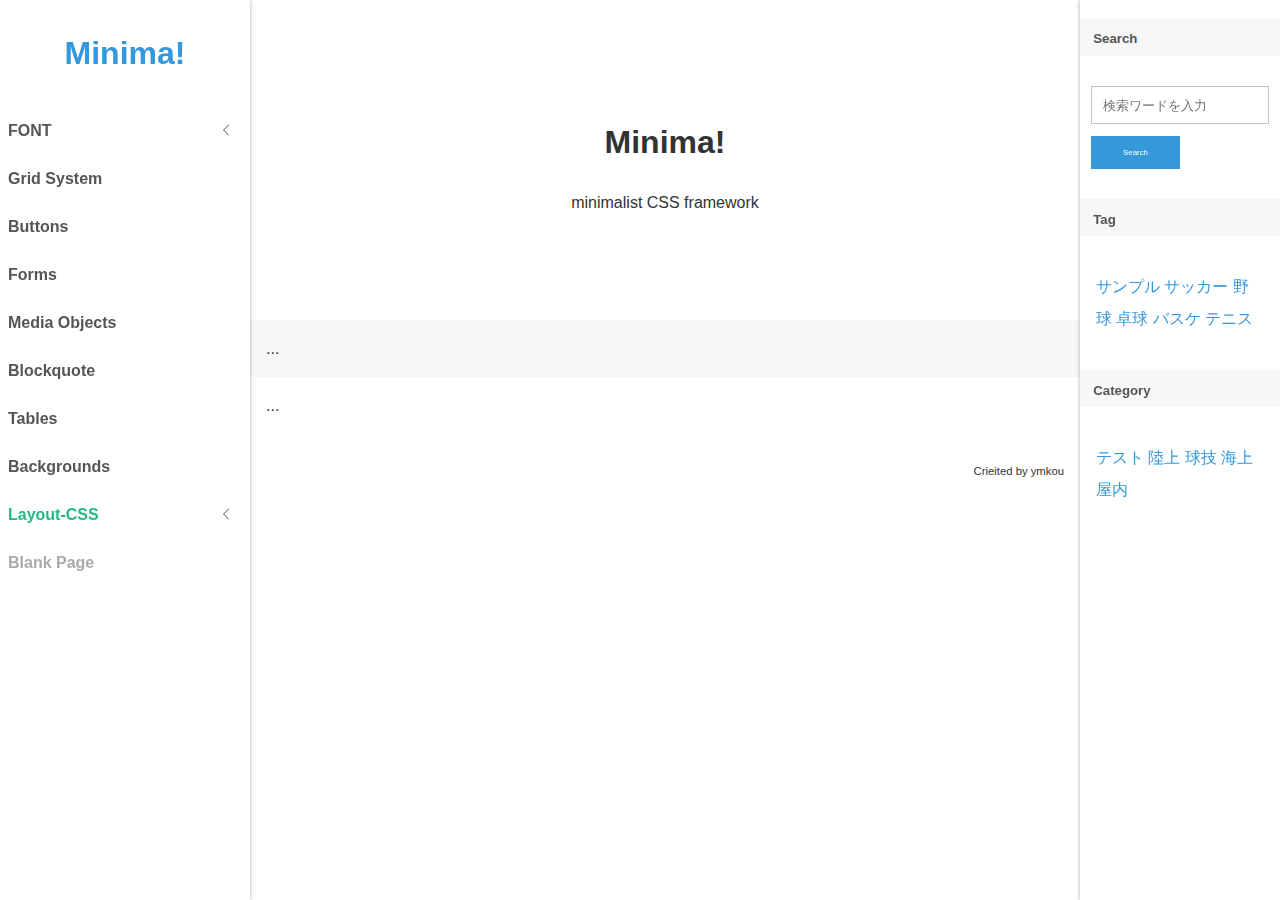
<file: blank.html>
<!DOCTYPE html>
<html lang="ja">
<head>
    <meta charset="utf-8" />
    <meta content="IE=Edge" http-equiv="X-UA-Compatible">
    <title>Minima!</title>
    <meta content="width=device-width, initial-scale=1" name="viewport">
    <meta content="yes" name="apple-mobile-web-app-capable">
    <meta content="余計なコードを除外した最新のminimalist CSS framework blank" name="description">
    <link href="./css/origin.min.css" rel="stylesheet">
    <link href="./css/plus.min.css" rel="stylesheet">
</head>

<body>
    <nav role="navigation">
        <h1 class="bg-white title text-center"><a href="#!">Minima!</a></h1><label class="r-link p1" for="s_menu"><i class="inline-block icon-search search"></i></label> <input id="s_menu" type="checkbox">
        <div class="snavi">
            <h3 class="bg-light"><span class="p1 h5 dark">Search</span></h3>
            <form action="" class="sm p1" id="search-field" method="post" name="search1" role="search" target="_blank">
                <input name="search" placeholder="検索ワードを入力" type="text" value="">
                <hr class="mb1">
                <input class="btn btn-blue lg" type="submit" value="Search">
            </form>
            <div class="post_tags">
                <h3 class="bg-light"><span class="p1 h5 dark">Tag</span></h3>
                <div class="p1">
                    <a class="tag" href="#!">サンプル</a> <a class="tag" href="#!">サッカー</a> <a class="tag" href="#!">野球</a> <a class="tag" href="#!">卓球</a> <a class="tag" href="#!">バスケ</a> <a class="tag" href="#!">テニス</a>
                </div>
            </div>
            <div class="post_cate">
                <h3 class="bg-light"><span class="p1 h5 dark">Category</span></h3>
                <div class="p1">
                    <a class="cate" href="#!">テスト</a> <a class="cate" href="#!">陸上</a> <a class="cate" href="#!">球技</a> <a class="cate" href="#!">海上</a> <a class="cate" href="#!">屋内</a>
                </div>
            </div>
        </div><label class="m-nav p1" for="l-menu"><span></span></label> <input id="l-menu" type="checkbox">
        <div class="gnavi">
            <h1 class="text-center"><a href="#!">Minima!</a></h1>
            <ul class="p0" id="menu">
                <li class="has-children" id="item-00">
                    <input id="drop-00" type="checkbox"><a class="dark" href="#font">FONT</a><label class="toggle" for="drop-00"><i class="inline-block arrow icon-arrow"></i></label>
                    <ul class="">
                        <li class="has-children" id="item-01">
                            <input id="drop-01" type="checkbox"><a class="dark" href="#mpe">Margin & Etc..</a><label class="toggle" for="drop-01"><i class="inline-block arrow icon-arrow"></i></label>
                            <ul class="">
                                <li class="" id="item-0">
                                    <a class="dark" href="#hr">Hr</a>
                                </li>
                            </ul>
                        </li>
                    </ul>
                </li>
                <li class="" id="item-1">
                    <a class="dark" href="#responsive">Grid System</a>
                </li>
                <li class="" id="item-2">
                    <a class="dark" href="#buttons">Buttons</a>
                </li>
                <li class="" id="item-3">
                    <a class="dark" href="#forms">Forms</a>
                </li>
                <li class="" id="item-4">
                    <a class="dark" href="#mo">Media Objects</a>
                </li>
                <li class="" id="item-5">
                    <a class="dark" href="#blockquote">Blockquote</a>
                </li>
                <li class="" id="item-6">
                    <a class="dark" href="#tables">Tables</a>
                </li>
                <li class="" id="item-9000">
                    <a class="dark" href="#backgrounds">Backgrounds</a>
                </li>
                <li class="has-children" id="item-0001">
                    <input id="drop-0001" type="checkbox"><a class="green" href="#layout-css">Layout-CSS</a><label class="toggle" for="drop-0001"><i class="inline-block arrow icon-arrow"></i></label>
                    <ul class="">
                                <li class="" id="item-0xx">
                                    <a class="dark" href="#icon">Icon</a>
                                </li>
                                <li class="" id="item-8">
                                    <a class="dark" href="#balloon">Balloon</a>
                                </li>
                                <li class="" id="item-9">
                                    <a class="dark" href="#tab-menu">Tab</a>
                                </li>
                                <li class="" id="item-10">
                                    <a class="dark" href="#dropdown">Dropdown</a>
                                </li>
                                <li class="" id="item-11">
                                    <a class="dark" href="#acordion">Acordion</a>
                                </li>
                                <li class="" id="item-12">
                                    <a class="dark" href="#pagenation">Pagenation</a>
                                </li>
                                <li class="" id="item-13">
                                    <a class="dark" href="#breadcrumb">Breadcrumb</a>
                                </li>
                    </ul>
                </li>
                <li class="" id="item-100">
                    <a class="mid" href="./blank.html" target="_blank">Blank Page</a>
                </li>
            </ul>
        </div>
        <div class="overlay"></div>
    </nav>
    <div class="wrap">
        <div class="m2 text-center">
            <hr class="clr p2" />
            <h1>Minima!</h1>minimalist CSS framework
        </div>
        <hr class="clr p2" />
        <div class="bg-light"><div class="container">...
        </div>        </div><div class="container">...
        </div> 

        <footer class="container txt-center">
            <p class="text-right sm">Crieited by ymkou</p>
        </footer>
    </div>
</body>

</html>
</file>
<file: css/origin.min.css>
/* minima! 2.0.2 by kou - https://bit.ly/3eHwrRg
 * Licensed under MIT - https://bit.ly/2FL3Mt8
 */html{font-size:62.5%}body{font:400 1.6em/1.6 -apple-system,BlinkMacSystemFont,Helvetica Neue,Yu Gothic,YuGothic,sans-serif;word-wrap:break-word;color:#333;-webkit-print-color-adjust:exact;-webkit-overflow-scrolling:touch}.m0,body{margin:0}.m1{margin:1em}.m2{margin:2em}.container{max-width:50em;margin:0 auto}#menu ul,.p0{padding:0}.container,.p1,td,th{padding:1em}.p2{padding:2em}.h1{font-size:2.827em}.h2{font-size:2em}.h3,.lg:not(.btn){font-size:1.414em}.h4{font-size:1em}.h5,.sm:not(.btn),small{font-size:.707em}.h6{font-size:.5em}.btn.sm{line-height:1}.btn.lg{line-height:3;padding:.6em 4em}.bold{font-weight:700}img{max-width:100%;height:auto}.icon-search,.icons{width:2em;height:2em}.icon-arrow{width:9pt;height:9pt;transform:rotate(90deg);transition:all .3s ease}.inline-block{display:inline-block}blockquote,pre{padding:2em;white-space:pre-wrap;word-wrap:break-word}.clr:after,cite{content:'';display:block;clear:both}dl,ul{list-style:none}a img,hr{outline:0;border:0}table{border-collapse:collapse;border-spacing:0;width:100%;word-wrap:break-word}.text-center{text-align:center}.text-left{text-align:left}.text-right,cite{text-align:right}.media,.media-body{overflow:hidden}.media .media-figure{float:left;margin-right:1em}fieldset,input,select,textarea{box-sizing:border-box}.btn,blockquote,button,fieldset,input:not(.btn):not([type=checkbox]):not([type=radio]):not([type=range]),select,td,textarea,th{-webkit-appearance:none;border:1px solid #c4c4c4;border-radius:0}[type=email],[type=number],[type=password],[type=search],[type=tel],[type=text],[type=url],select,textarea{padding:.8em;width:100%}select{padding:.63em;background:0}[type=button],[type=reset],[type=submit],a.btn,button{padding:.5em 1em;outline:0;white-space:nowrap;line-height:2;font-size:.7em;cursor:pointer;display:inline-block}[disabled]{cursor:not-allowed}input[type=number],select{-moz-appearance:textfield}.red,a:active,a:focus,a:hover{color:#e74c3c}.orange{color:#f39c12}.blue,a{color:#3498db}.green{color:#25ba84}.white{color:#fff}.light{color:#ccc}.mid{color:#aaa}.btn,.btn:active,.btn:focus,.btn:hover,.dark{color:#555}.mkr1{background:#ffcdd2}.mkr2{background:#a9eaf2}.mkr3{background:#ffa}.mkr_1{background:linear-gradient(transparent 60%,#ffcdd2 0);background:#ffcdd2\9}.mkr_2{background:linear-gradient(transparent 60%,#a9eaf2 0);background:#a9eaf2\9}.mkr_3{background:linear-gradient(transparent 60%,#ffa 0);background:#ffa\9}.bg-red,.btn-red{background-color:#e74c3c}.bg-orange{background-color:#f39c12}.bg-blue,.btn-blue{background-color:#3498db}.bg-green,.btn-green{background-color:#25ba84}.bg-white{background-color:#fff}.bg-mid{background-color:#ccc}.bg-gray{background-color:#aaa}.bg-dark,.btn-gray{background-color:#555}.bg-light,.btn:active,.btn:focus,.btn:hover,blockquote,th{background-color:#f7f7f7;text-decoration:none}.btn-blue:active,.btn-blue:focus,.btn-blue:hover{background-color:#217dbb}.btn-green:active,.btn-green:focus,.btn-green:hover{background-color:#1d8f66}.btn-gray:active,.btn-gray:focus,.btn-gray:hover{background-color:#2f2f2f}.btn-red:active,.btn-red:focus,.btn-red:hover{background-color:#d62c1a}.br3{border-radius:3px}[class*=btn-]:not([type=checkbox]):not([type=radio]):not([type=range]){color:#fff;border:0}.row{display:flex;flex-wrap:wrap;margin:0 -.25em;width:calc(100% + .5em)}.row [class*=col]{box-sizing:border-box;padding:0 .25em .5em;width:100%}.row [class*=col]:not(:target){float:left\9}.row .col25{width:25%}.row .col33{width:33.333%}.row .col50{width:50%}#menu input,#menu ul,nav input[id=l-menu],nav input[id=s_menu]{display:none}#menu label{position:absolute;top:0;right:0;cursor:pointer;text-align:center;width:3em;line-height:3}#menu li{position:relative}#menu [id^=drop-]:checked+a+label+ul,#menu li a{display:block}#menu li a{font-weight:700;padding:.5em}#menu ul a{font-weight:400}#menu .has-children>input[id^=drop-]:checked+a+label .icon-arrow{transform:rotate(0)}#menu a:hover,#menu label:hover{background-color:#f7f7f7}.m-nav span{position:relative;display:block;margin-top:.9em}.m-nav span:after,.m-nav span:before{position:absolute;top:-.7em;content:''}.m-nav span:after{top:.7em}.m-nav span,.m-nav span:after,.m-nav span:before{background:#555;width:100%;height:.14em}.gnavi a:hover,a{text-decoration:none}.gnavi{width:15.625em;left:-15.625em}.snavi{width:12.5em;right:-12.5em}.gnavi,.snavi,nav .title{line-height:2;position:fixed;top:0;bottom:0;z-index:4;background:#fff;overflow-y:auto;box-shadow:0 0 4px #aaa;transition:all .3s ease}.m-nav,.r-link{top:4px;font-size:10px;width:2em;height:2em}#l-menu:checked,#s_menu:checked{display:block;opacity:0;width:100%;height:100%;z-index:3;top:0}.overlay{background:#333;opacity:.3}@media screen\0{body{font:400 1.6em/1.6 Segoe UI,Meiryo,sans-serif}}@media print{[role*=navi]{display:none}}@media(max-width:64em){.row [class*=col]{width:50%}.row .col33:last-child,.row .col100{width:100%}nav .title{bottom:auto;left:0;right:0;margin:0;z-index:1;transition:initial}html{margin:5em 0 0}.m-nav{left:4px}input[id=l-menu]:checked+div{left:0}#l-menu:checked+div+.overlay{top:0;left:0;right:0;bottom:0}#l-menu,.m-nav{cursor:pointer;position:fixed;z-index:2}}@media(max-width:40em){.row [class*=col]{width:100%}.media,.media-body{overflow:initial}}@media(min-width:64em){.m-nav,nav .title{display:none}.gnavi{left:0}.wrap{margin-left:15.625em}}@media(max-width:80em){input[id=s_menu]:checked+div{right:0}#s_menu,.overlay,.r-link{cursor:pointer;position:fixed;z-index:2}.r-link{right:4px}input[id=s_menu]:checked+div+label+input+div+.overlay{top:0;left:0;right:0;bottom:0}}@media(min-width:80em){.snavi{right:0}.wrap{margin-right:12.5em}.r-link{display:none}}
</file>
<file: css/plus.min.css>
/* minima!+ by kou - https://github.com/yamkou/minima
 * Licensed under MIT - https://bit.ly/2FL3Mt8
 */.icons-lg{width:3em;height:3em}.hatena{background:url(data:image/svg+xml;charset=utf8,%3Csvg%20xmlns%3D%22http%3A%2F%2Fwww.w3.org%2F2000%2Fsvg%22%20viewBox%3D%220%200%2032%2032%22%3E%3Cpath%20fill%3D%22%2300a4de%22%20d%3D%22M27.333%200c2.667%200%204.667%202.133%204.667%204.667v22.667c0%202.667-2.133%204.667-4.667%204.667h-22.667c-2.667%200-4.667-2.133-4.667-4.667v-22.667c0-2.667%202.133-4.667%204.667-4.667h22.667zM22.4%2019.333c-1.067%200-1.867%200.8-1.867%201.867s0.8%201.867%201.867%201.867%201.867-0.933%201.867-1.867-0.933-1.867-1.867-1.867zM11.467%2022.933h3.467l1.733-0.667c0.667-0.267%201.067-0.667%201.333-1.333s0.533-1.2%200.533-2c0-0.933-0.267-1.867-0.8-2.4-0.667-0.667-1.333-1.067-2.4-1.067%200.933-0.267%201.6-0.667%202-1.067%200.4-0.533%200.533-1.2%200.533-2%200-0.533%200-1.067-0.4-1.6-0.267-0.533-0.667-0.933-1.067-1.2l-1.733-0.533c-0.779-0.090-1.682-0.141-2.597-0.141-0.212%200-0.424%200.003-0.634%200.008l0.031-0.001h-4v14h4zM12.4%2017.467c1.067%200%201.6%200%202%200.267s0.533%200.667%200.533%201.333c0%200.533-0.267%200.8-0.533%201.067-0.4%200.267-1.067%200.4-2%200.4h-1.333v-3.2h1.333zM24%2018.4v-9.333h-3.333v9.333h3.333zM12%2012c0.8%200%201.467%200%201.867%200.267%200.267%200.267%200.4%200.667%200.4%201.067%200%200.533-0.133%200.933-0.533%201.2l-1.867%200.267h-0.8v-2.8h0.933z%22%2F%3E%3C%2Fsvg%3E);fill:#00a4de}.twitter{background:url(data:image/svg+xml;charset=utf8,%3Csvg%20xmlns%3D%22http%3A%2F%2Fwww.w3.org%2F2000%2Fsvg%22%20viewBox%3D%220%200%2032%2032%22%3E%3Cpath%20fill%3D%22%231da1f2%22%20d%3D%22M31.939%206.092c-1.18%200.519-2.44%200.872-3.767%201.033%201.352-0.815%202.392-2.099%202.884-3.631-1.268%200.74-2.673%201.279-4.169%201.579-1.195-1.279-2.897-2.079-4.788-2.079-3.623%200-6.56%202.937-6.56%206.556%200%200.52%200.060%201.020%200.169%201.499-5.453-0.257-10.287-2.876-13.521-6.835-0.569%200.963-0.888%202.081-0.888%203.3%200%202.28%201.16%204.284%202.917%205.461-1.076-0.035-2.088-0.331-2.971-0.821v0.081c0%203.18%202.257%205.832%205.261%206.436-0.551%200.148-1.132%200.228-1.728%200.228-0.419%200-0.82-0.040-1.221-0.115%200.841%202.604%203.26%204.503%206.139%204.556-2.24%201.759-5.079%202.807-8.136%202.807-0.52%200-1.039-0.031-1.56-0.089%202.919%201.859%206.357%202.945%2010.076%202.945%2012.072%200%2018.665-9.995%2018.665-18.648%200-0.279%200-0.56-0.020-0.84%201.281-0.919%202.4-2.080%203.28-3.397l-0.063-0.027z%22%2F%3E%3C%2Fsvg%3E);fill:#1da1f2}.facebook{background:url(data:image/svg+xml;charset=utf8,%3Csvg%20xmlns%3D%22http%3A%2F%2Fwww.w3.org%2F2000%2Fsvg%22%20viewBox%3D%220%200%2032%2032%22%3E%3Cpath%20fill%3D%22%233b5998%22%20d%3D%22M30.267%200h-28.533c-0.933%200-1.733%200.8-1.733%201.733v28.533c0%200.933%200.8%201.733%201.733%201.733h15.333v-12.4h-4.133v-4.8h4.133v-3.6c0-4%202.667-6.4%206.267-6.4l3.733%200.267v4.267h-2.667c-1.867%200-2.267%200.933-2.267%202.4v2.933h4.533l-0.533%204.8h-4.133v12.533h8c1.067%200%201.867-0.8%201.867-1.733v-28.533c0-0.933-0.8-1.733-1.733-1.733z%22%2F%3E%3C%2Fsvg%3E);fill:#3b5998}.feedly{background:url(data:image/svg+xml;charset=utf8,%3Csvg%20xmlns%3D%22http%3A%2F%2Fwww.w3.org%2F2000%2Fsvg%22%20viewBox%3D%220%200%2032%2032%22%3E%3Cpath%20fill%3D%22%236cc655%22%20d%3D%22M9.867%2029.333l-9.067-9.333c-1.067-1.067-1.067-3.467%200-4.533l12.933-12.8c1.067-1.067%203.333-1.067%204.4%200l13.067%2012.933c1.067%201.067%201.067%203.467%200%204.533l-9.067%209.2c-0.533%200.533-1.333%200.933-2.267%200.933h-7.867c-0.8%200-1.6-0.4-2.133-0.933zM18.133%2025.733v-0.8l-1.733-1.733c-0.098-0.111-0.241-0.181-0.4-0.181s-0.302%200.070-0.399%200.18l-0.001%200.001-1.733%201.733c-0.267%200.267-0.267%200.533%200%200.8l1.333%201.333h1.467l1.333-1.333zM18.133%2018.133v-0.533l-1.867-1.867h-0.667l-5.333%205.467c-0.267%200.267-0.267%200.667%200%200.8l1.2%201.333h1.333l5.333-5.067zM18.133%2010.8v-0.667l-1.867-1.867h-0.667l-9.333%209.333v0.533l1.467%201.333h1.333l9.067-8.667z%22%2F%3E%3C%2Fsvg%3E);fill:#6cc655}.line{background:url(data:image/svg+xml;charset=utf8,%3Csvg%20xmlns%3D%22http%3A%2F%2Fwww.w3.org%2F2000%2Fsvg%22%20viewBox%3D%220%200%2032%2032%22%3E%3Cpath%20fill%3D%22%2300c300%22%20d%3D%22M25.867%2013.2c0.442%200%200.8%200.358%200.8%200.8s-0.358%200.8-0.8%200.8h-2.4v1.467h2.4c0.479%200%200.867%200.388%200.867%200.867s-0.388%200.867-0.867%200.867v0h-3.2c-0.442%200-0.8-0.358-0.8-0.8v0-6.533c0-0.4%200.267-0.8%200.8-0.8h3.2c0.442%200%200.8%200.358%200.8%200.8s-0.358%200.8-0.8%200.8h-2.4v1.867h2.4zM20.667%2017.2c0%200.442-0.358%200.8-0.8%200.8v0c-0.267%200-0.533%200-0.667-0.267l-3.333-4.533v4c0%200.442-0.358%200.8-0.8%200.8s-0.8-0.358-0.8-0.8v0-6.533c0-0.442%200.358-0.8%200.8-0.8v0c0.267%200%200.533%200%200.667%200.267l3.2%204.533v-4c0-0.4%200.4-0.8%200.933-0.8%200.4%200%200.8%200.4%200.8%200.8v6.667zM13.067%2017.2c0%200.4-0.4%200.8-0.933%200.8-0.442%200-0.8-0.358-0.8-0.8v0-6.533c0-0.4%200.4-0.8%200.8-0.8%200.533%200%200.933%200.4%200.933%200.8v6.667zM9.733%2018h-3.2c-0.442%200-0.8-0.358-0.8-0.8v0-6.533c0-0.4%200.4-0.8%200.8-0.8%200.533%200%200.8%200.4%200.8%200.8v5.467h2.4c0.479%200%200.867%200.388%200.867%200.867s-0.388%200.867-0.867%200.867v0zM32%2013.733c0-7.067-7.2-12.933-16-12.933s-16%205.733-16%2012.933c0%206.4%205.733%2011.867%2013.333%2012.8%200.533%200.133%201.333%200.4%201.333%200.8%200.267%200.4%200.267%201.067%200.133%201.333l-0.133%201.467c0%200.4-0.4%201.6%201.333%200.933%204.853-2.599%209.022-5.705%2012.669-9.335l-0.002%200.002c2.041-2.053%203.31-4.876%203.333-7.995l0-0.005z%22%2F%3E%3C%2Fsvg%3E);fill:#00c300}.pocket{background:url(data:image/svg+xml;charset=utf8,%3Csvg%20xmlns%3D%22http%3A%2F%2Fwww.w3.org%2F2000%2Fsvg%22%20viewBox%3D%220%200%2032%2032%22%3E%3Cpath%20fill%3D%22%23ef3f56%22%20d%3D%22M25.067%2013.733l-7.467%207.2c-0.388%200.401-0.932%200.65-1.533%200.65s-1.145-0.249-1.533-0.65l-0.001-0.001-7.6-7.2c-0.421-0.404-0.683-0.971-0.683-1.6%200-1.224%200.992-2.216%202.216-2.216%200.595%200%201.136%200.235%201.534%200.617l-0.001-0.001%206%205.733%206-5.6c0.397-0.381%200.938-0.616%201.533-0.616%201.224%200%202.216%200.992%202.216%202.216%200%200.629-0.262%201.196-0.682%201.599l-0.001%200.001zM32%203.6c-0.43-1.082-1.457-1.839-2.663-1.867l-0.003-0h-26.4c-1.62%200-2.933%201.313-2.933%202.933v0%2011.333c0.533%204.4%202.8%208.267%206.4%2010.933h0.133v0.133c2.586%201.904%205.834%203.047%209.349%203.047%201.223%200%202.414-0.138%203.558-0.4l-0.107%200.021c2.335-0.482%204.396-1.411%206.18-2.699l-0.047%200.032%200.133-0.133c3.6-2.667%205.867-6.533%206.267-10.933l0.133-1.867v-9.6l-0.133-0.933z%22%2F%3E%3C%2Fsvg%3E);fill:#ef3f56}.search{background:url(data:image/svg+xml;charset=utf8,%3Csvg%20xmlns%3D%22http%3A%2F%2Fwww.w3.org%2F2000%2Fsvg%22%20viewBox%3D%220%200%2032%2032%22%3E%3Cpath%20fill%3D%22%23555%22%20d%3D%22M30.938%2029.137l-7.363-7.363a12.84%2012.84%200%200%200%202.924-8.183C26.499%206.46%2020.718.679%2013.587.679S.675%206.46.675%2013.591c0%207.131%205.781%2012.912%2012.912%2012.912%203.116%200%205.974-1.104%208.205-2.941l-.022.018%207.363%207.356a1.275%201.275%200%201%200%201.806-1.8zm-17.344-5.206c-5.706%200-10.344-4.637-10.344-10.338S7.888%203.249%2013.594%203.249c5.7%200%2010.344%204.644%2010.344%2010.344s-4.644%2010.338-10.344%2010.338z%22%2F%3E%3C%2Fsvg%3E)}svg.white.facebook{background-color:#3b5998}svg.white.twitter{background-color:#1da1f2}svg.white.googleplus{background-color:#dc4e41}svg.white.hatena{background-color:#00a4de}svg.white.github{background-color:#181717}svg.white.feedly{background-color:#6cc655}svg.white.pocket{background-color:#ef3f56}svg.white.line{background-color:#00c300}svg.facebook,svg.feedly,svg.github,svg.googleplus,svg.hatena,svg.line,svg.pocket,svg.twitter{background:0}.white{fill:#fff}.light{fill:#ccc}.mid{fill:#aaa}.dark{fill:#555}.arrow90{transform:rotate(90deg)}.arrow180{transform:rotate(180deg)}.arrow270{transform:rotate(270deg)}[class^=balloon-] .icon{width:5em;height:5em}.balloon-left .icon,.balloon-right .icon{position:absolute;top:0;border-radius:50%}.balloon-left .icon{left:-6em}.balloon-right .icon{right:-6em}.balloon-left,.balloon-right{position:relative;margin:2em 0;padding:0 1em;background:#fff;border:solid 3px #ccc}.balloon-left{margin-left:6em}.balloon-right{margin-right:6em}.balloon-left:before,.balloon-right:before{content:'';position:absolute;top:30px;margin-top:-14px;border:7px solid transparent}.balloon-left:before{border-right:7px solid #fff;left:-13px}.balloon-right:before{border-left:7px solid #fff;right:-13px}.balloon-left:after,.balloon-right:after{content:'';position:absolute;top:30px;margin-top:-17px;border:10px solid transparent;z-index:-1}.balloon-left:after{left:-20px;border-right:10px solid #ccc}.balloon-right:after{right:-20px;border-left:10px solid #ccc}.tab{width:100%}.tab .tab-content,.tab input{display:none;padding:1em}.tab #tab-1:checked~.tab-1,.tab #tab-2:checked~.tab-2,.tab #tab-3:checked~.tab-3,.tab #tab-4:checked~.tab-4,.tab #tab-5:checked~.tab-5,.tab #tab-6:checked~.tab-6{display:block;border:1px solid #ccc;margin-top:-1px;background:#fff}.tab label{display:inline-block;border:1px solid #ccc;cursor:pointer;padding:.5em}.tab input:checked+label,.tab label:hover{background:#fff;border-bottom:1px solid #fff}.accordion input[id^=accordion],.drop input[id^=toggle]{display:none}.accordion label,.drop label{position:relative;cursor:pointer;border:1px solid #ccc;background:#fcfcfc;display:block}.accordion input[id^=accordion]:checked+label,.drop input[id^=toggle]:checked+label{background:#f6f6f6}.accordion input[id^=accordion]+label i,.drop input[id^=toggle]+label i{position:absolute;top:23px;right:20px}.accordion input[id^=accordion]:checked+label i,.drop input[id^=toggle]:checked+label i{transform:rotate(0)}.accordion .accordion-painel,.drop .tcontent{border:1px solid #ccc;background:#fff;margin:-2px 0;visibility:hidden;max-height:0}.accordion input[id^=accordion]:checked+label+.accordion-painel,.drop input[id^=toggle]:checked+label+.tcontent{max-height:100%;visibility:visible;padding:20px}.breadcrumb li,.pagination li{vertical-align:middle;display:inline-block}.breadcrumb li:after,.list li:before,.pagination .next:after,.pagination .prev:before{content:'';height:9px;width:9px;margin:0 .5em;display:inline-block}.arrow,.breadcrumb li:after,.list li:before,.pagination .next:after,.pagination .prev:before,select{background:url(data:image/svg+xml;charset=utf8,%3Csvg%20xmlns%3D%22http%3A%2F%2Fwww.w3.org%2F2000%2Fsvg%22%20viewBox%3D%220%200%2032%2032%22%3E%3Cpath%20fill%3D%22%23555%22%20d%3D%22M30.090%208.583c-0.397-0.397-1.042-0.397-1.439%200l-12.651%2012.676-12.676-12.676c-0.397-0.397-1.042-0.397-1.439%200s-0.397%201.042%200%201.439l13.371%2013.371c0.198%200.198%200.447%200.298%200.719%200.298%200.248%200%200.521-0.099%200.719-0.298l13.371-13.371c0.422-0.397%200.422-1.042%200.025-1.439z%22%2F%3E%3C%2Fsvg%3E)97% center no-repeat}select{background-size:.7em}.pagination .prev:before{transform:rotate(90deg)}.breadcrumb li:after,.list li:before,.pagination .next:after{transform:rotate(-90deg)}.breadcrumb li:last-of-type:after{display:none}
</file>
